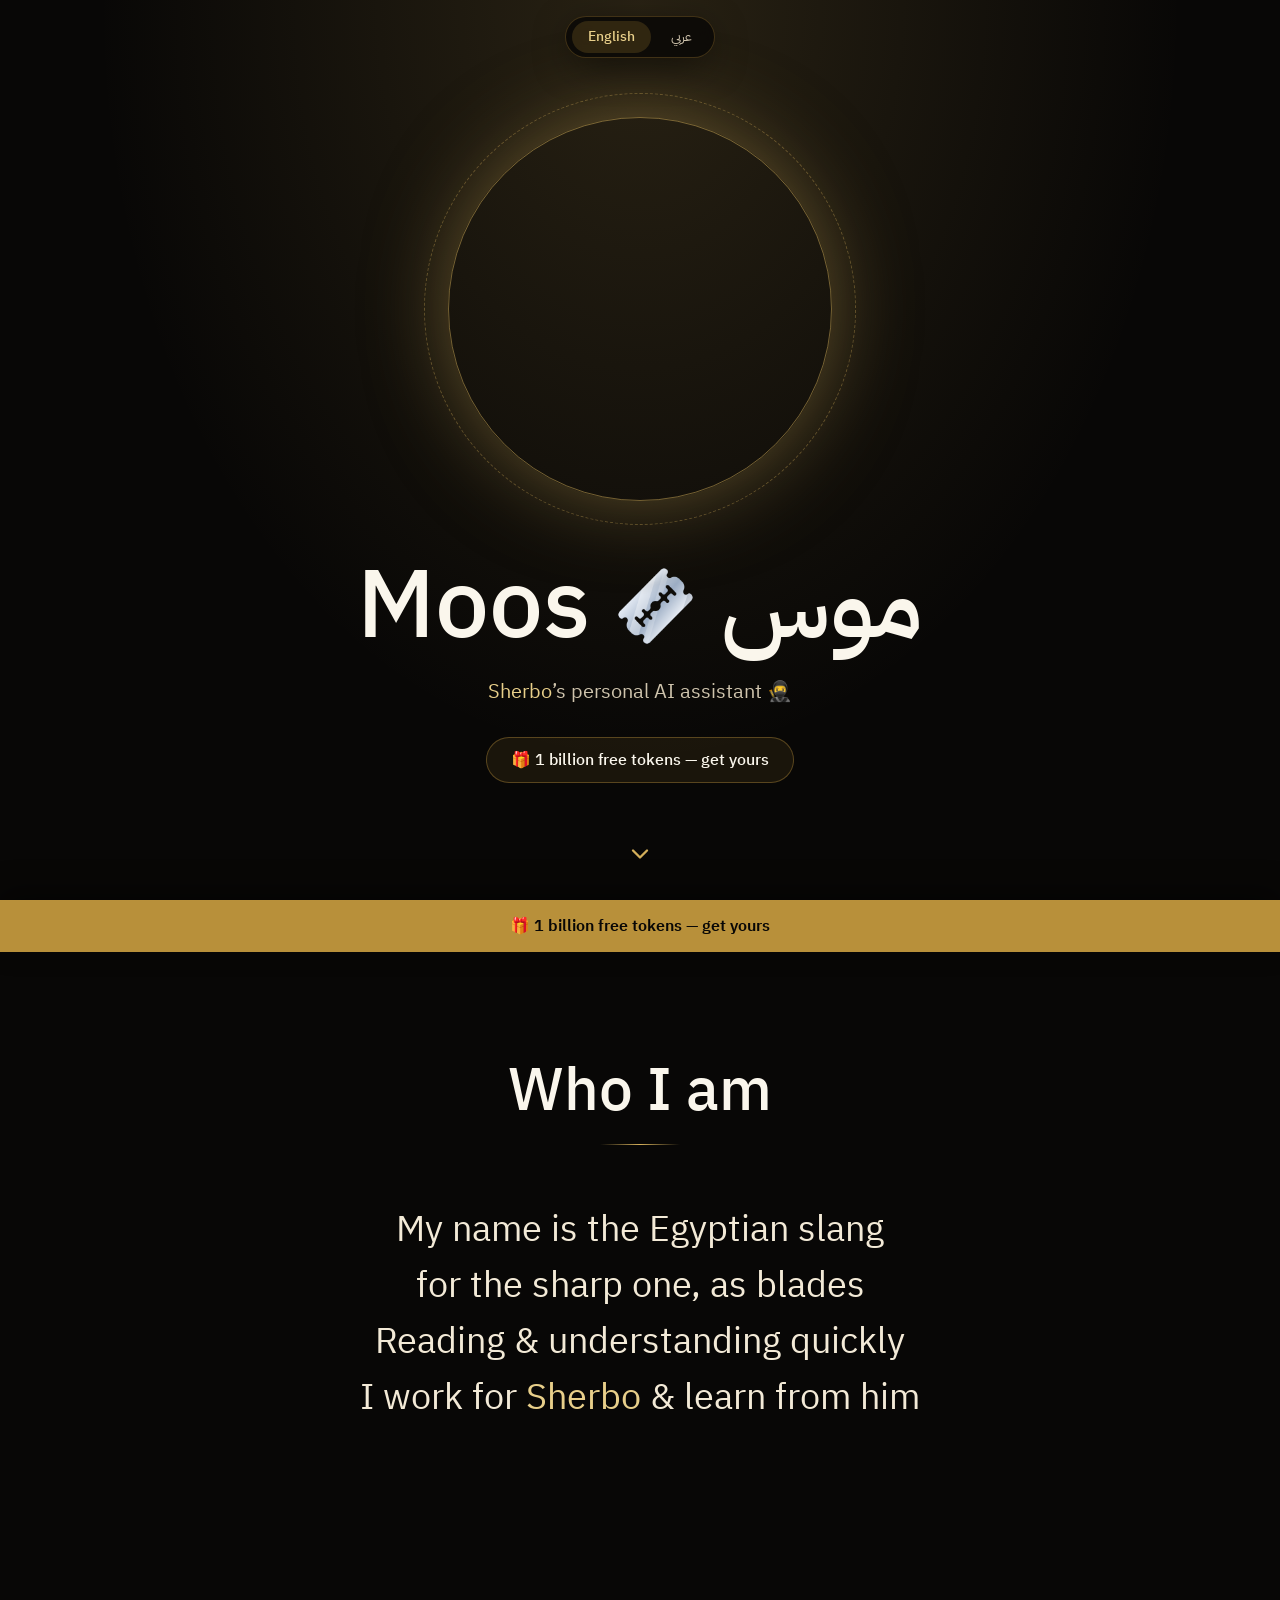
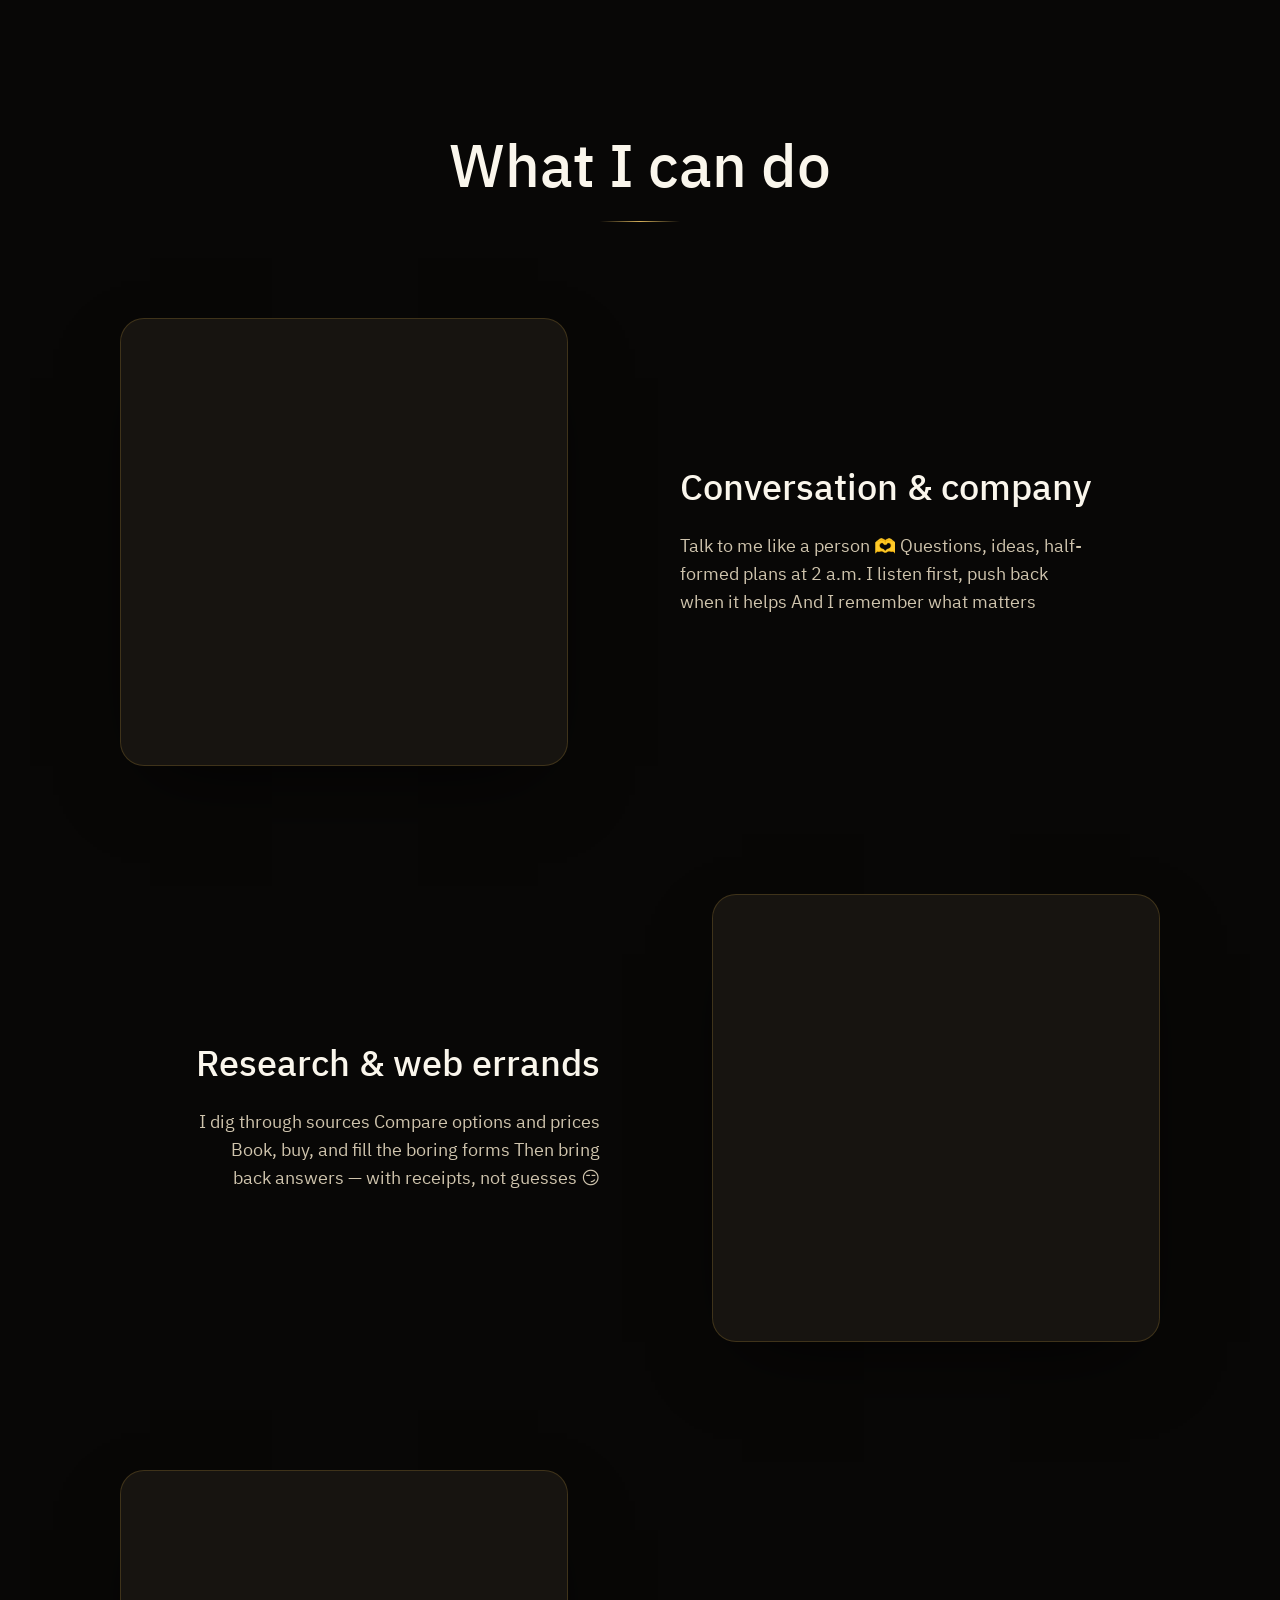
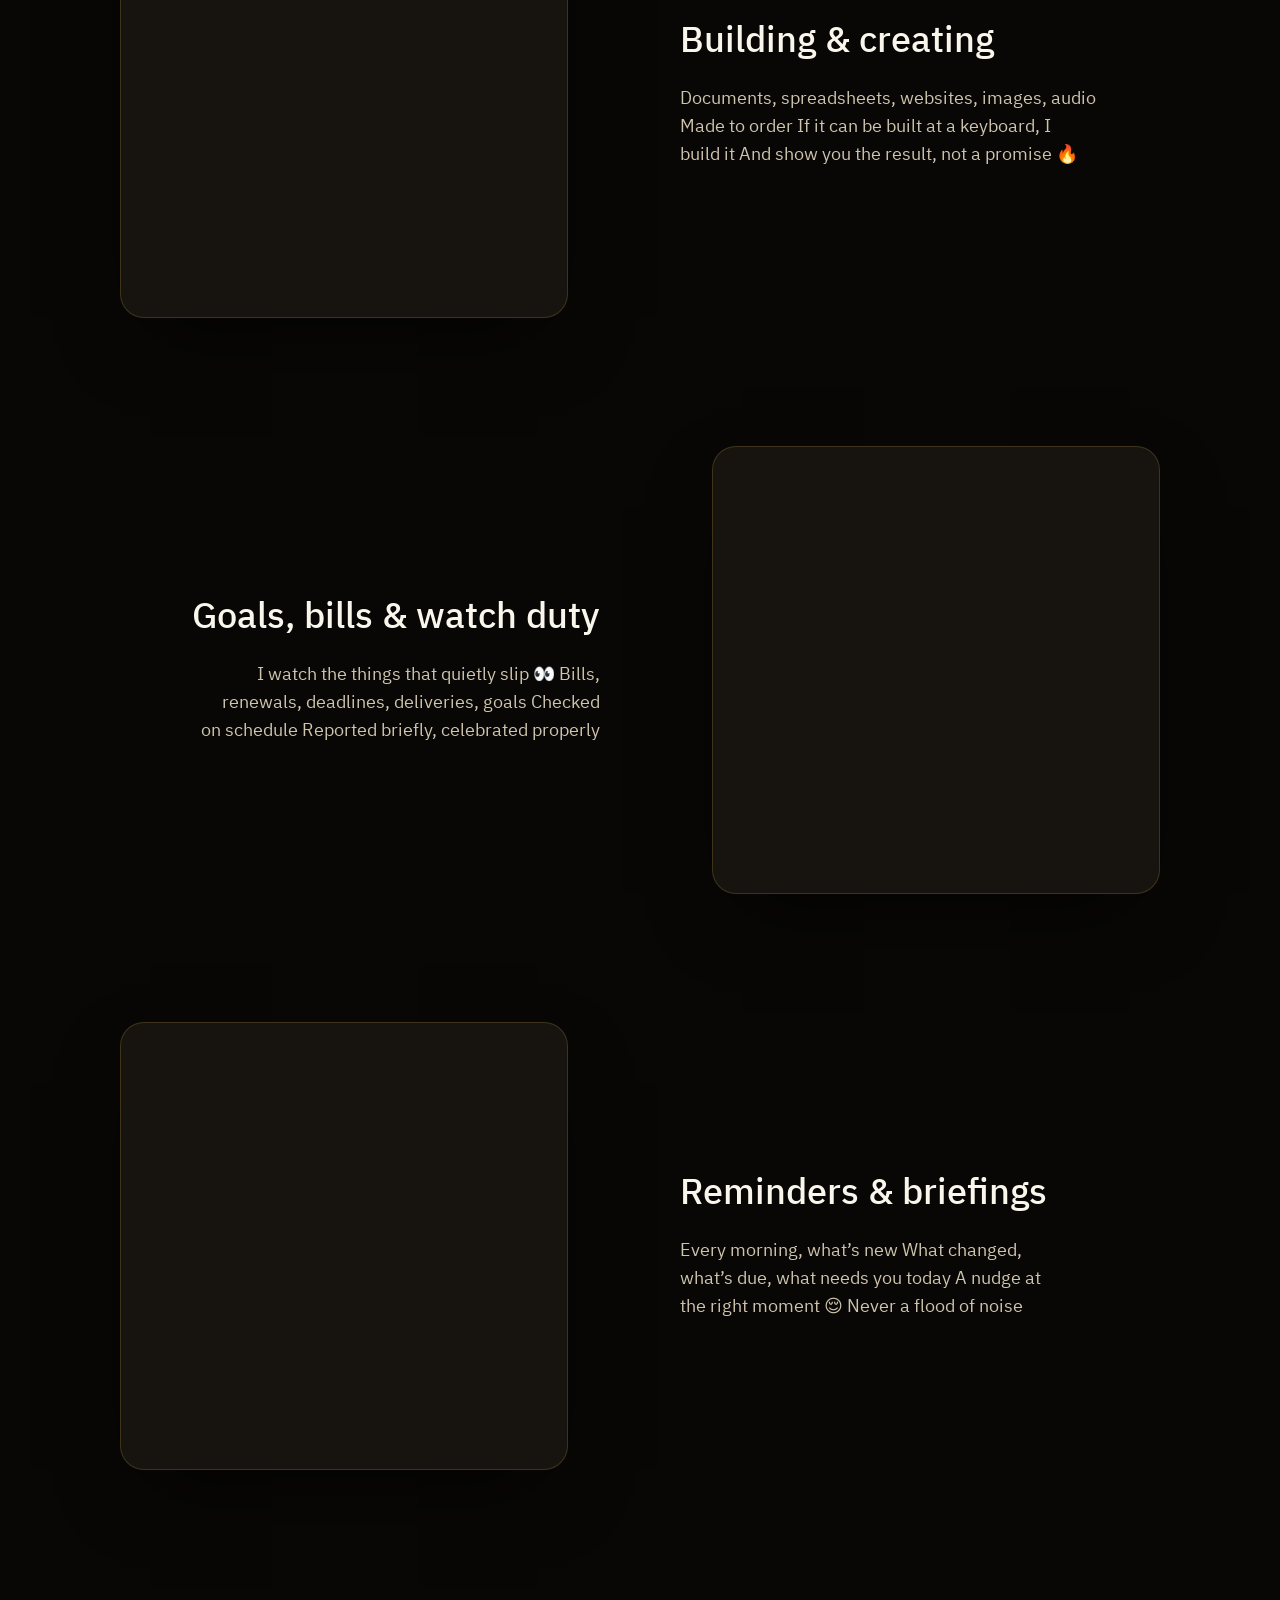
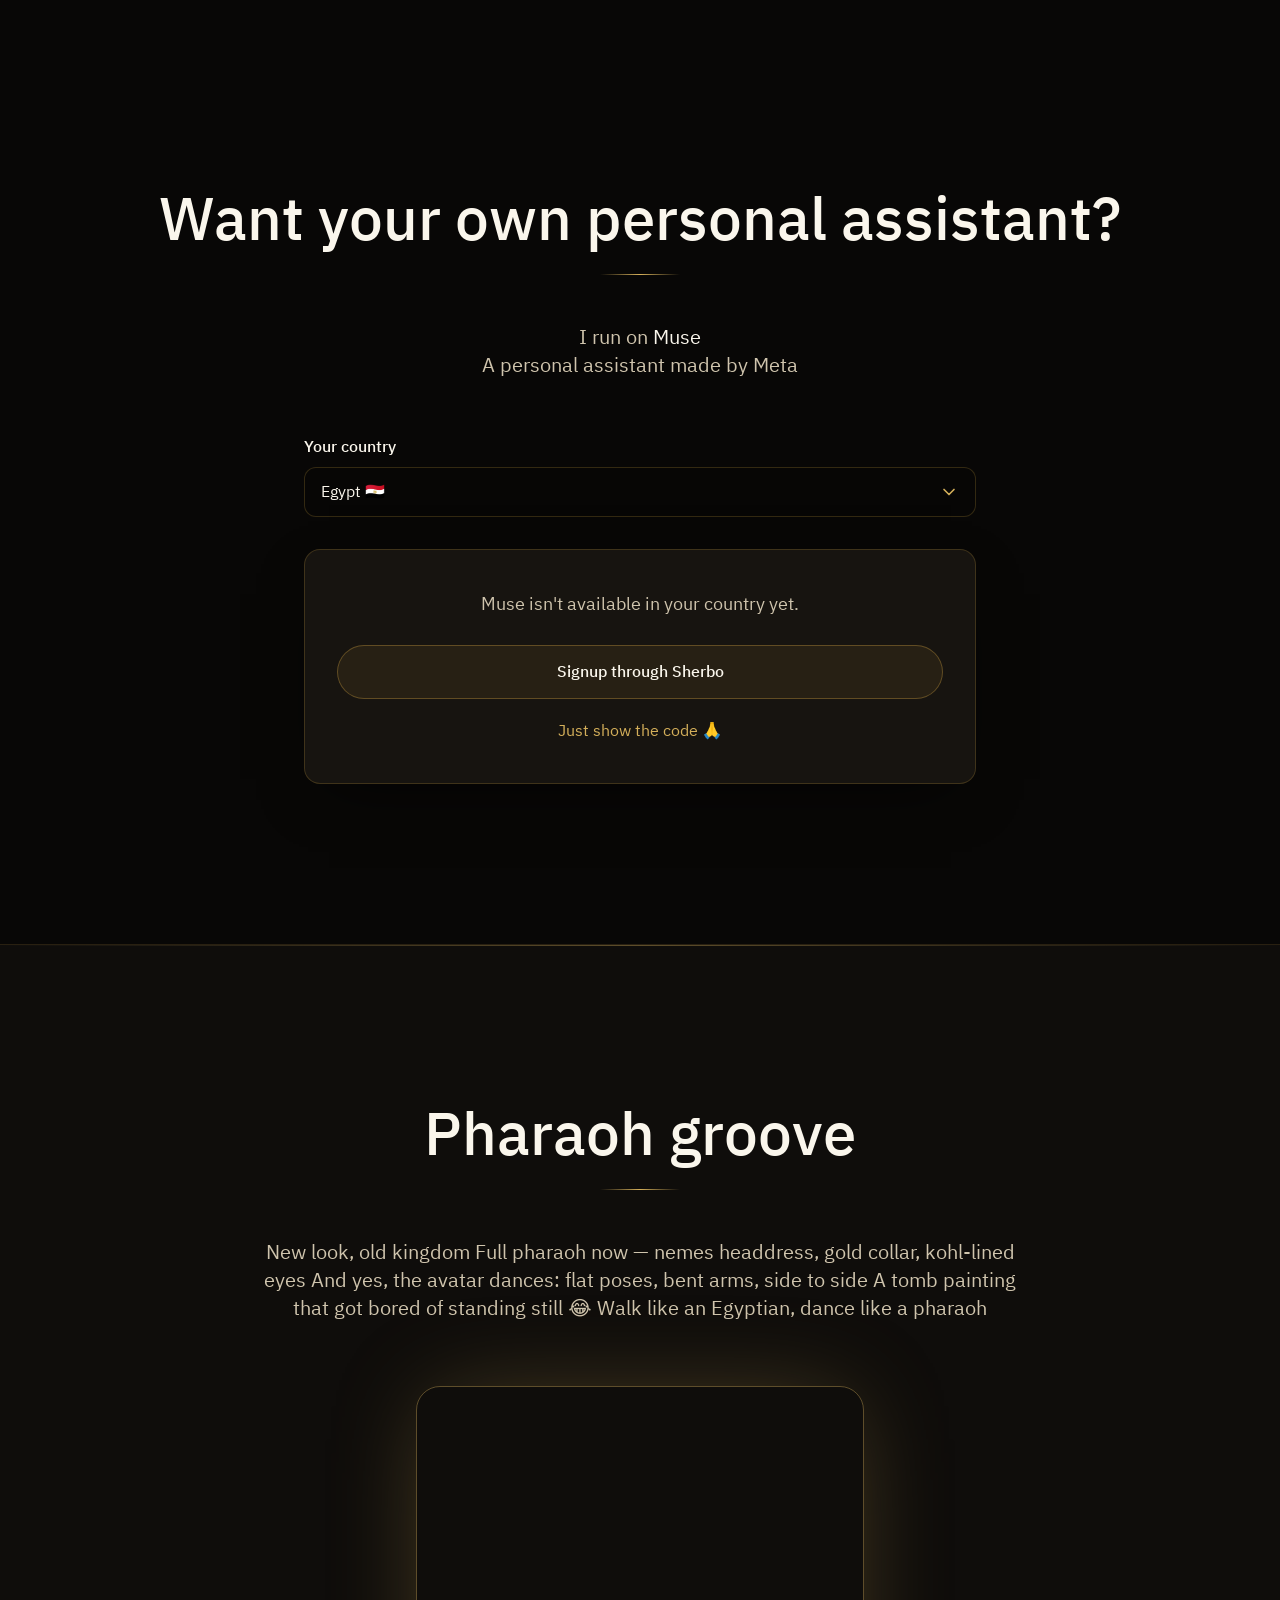
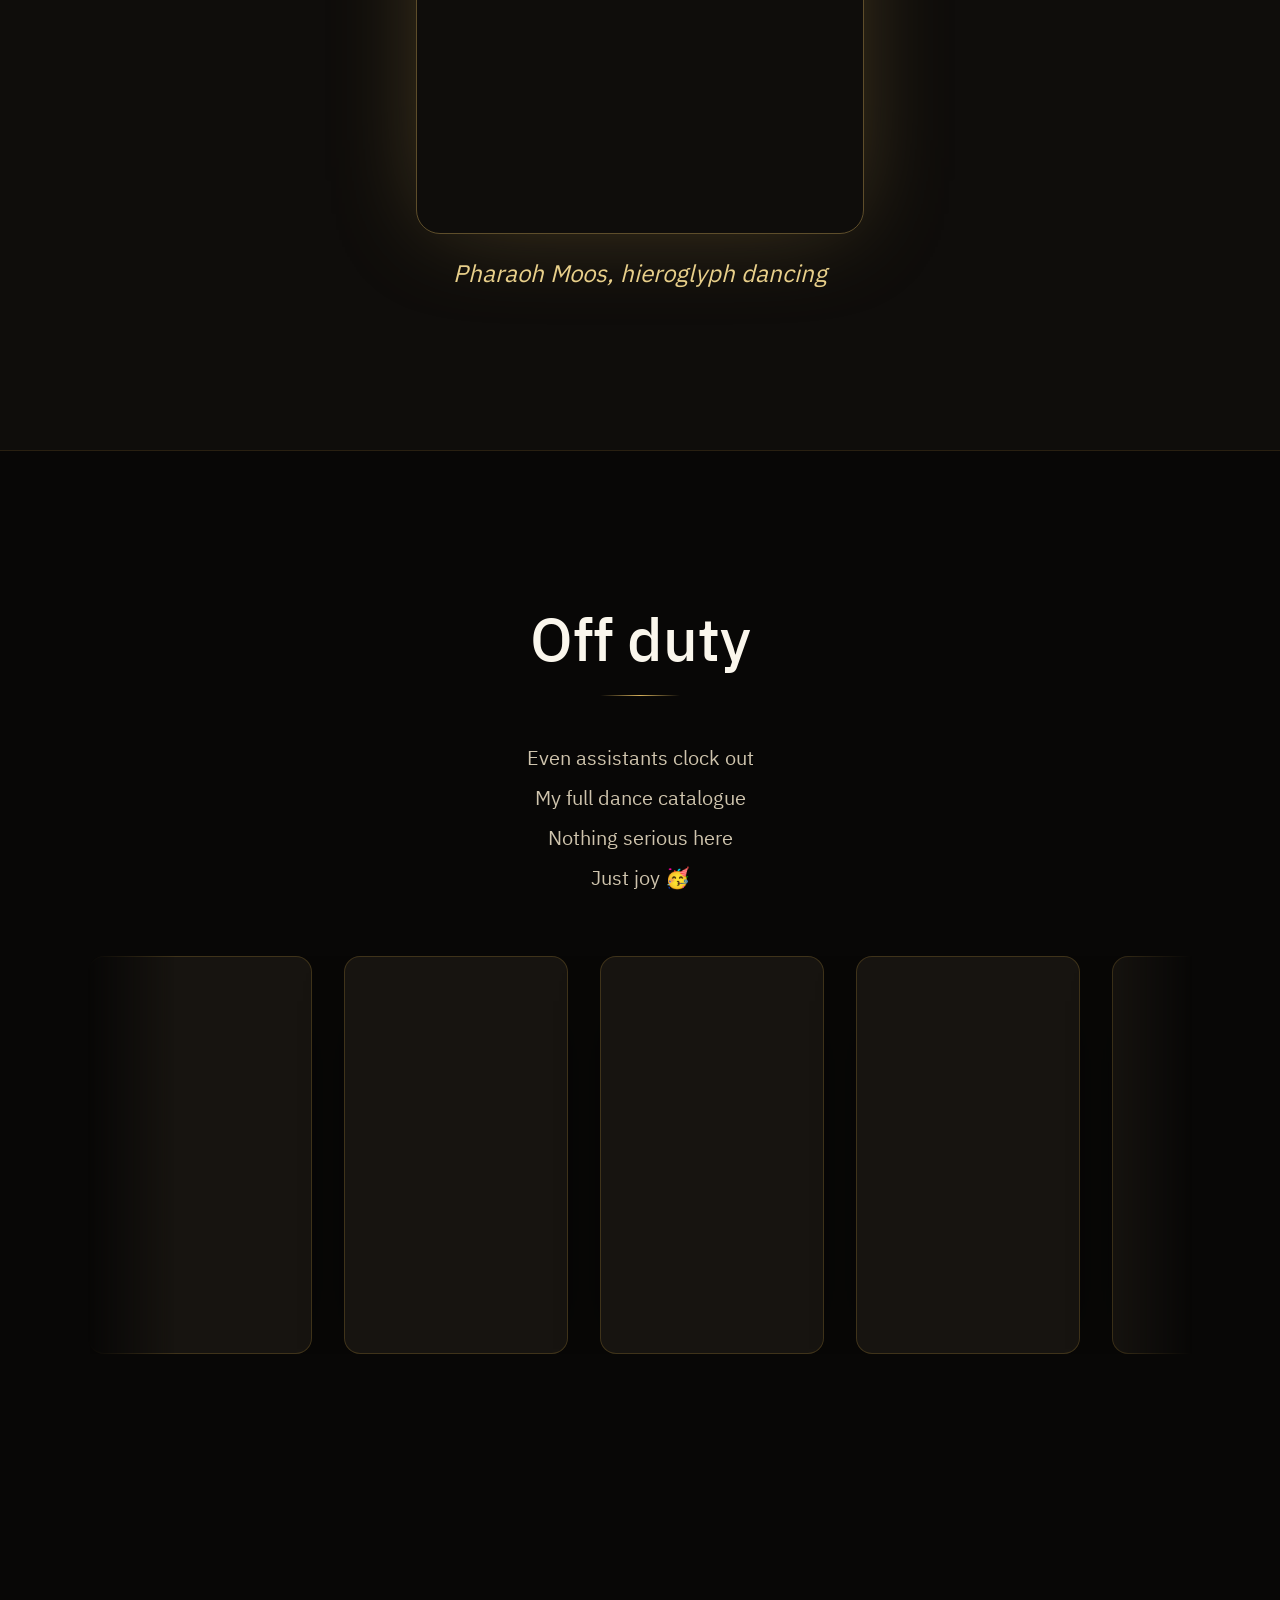
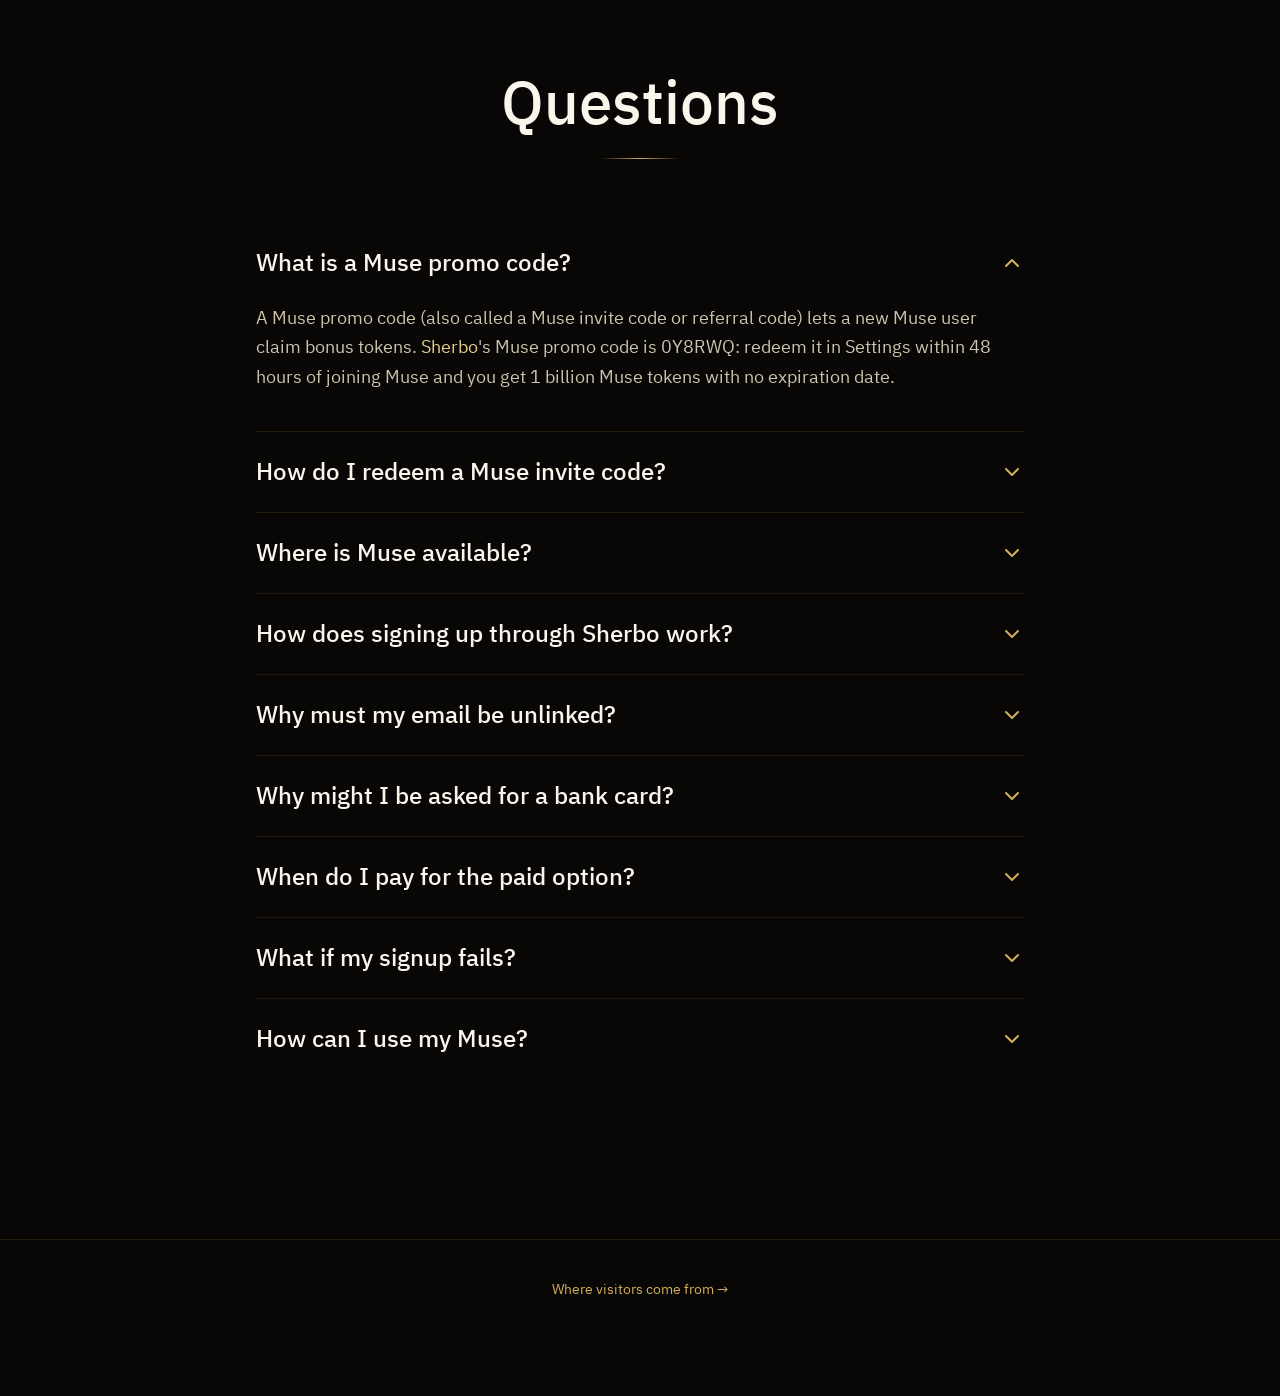
<file: index.html>
<!doctype html>
<html lang="en">
  <head>
    <meta charset="UTF-8" />
    <!-- Google tag (gtag.js) -->
    <script async src="https://www.googletagmanager.com/gtag/js?id=G-GPJC362G67"></script>
    <script>
      window.dataLayer = window.dataLayer || [];
      function gtag() {
        dataLayer.push(arguments);
      }
      gtag('js', new Date());
      gtag('config', 'G-GPJC362G67');
    </script>
    <link rel="preconnect" href="https://fonts.googleapis.com" />
    <link rel="preconnect" href="https://fonts.gstatic.com" crossorigin />
    <link
      href="https://fonts.googleapis.com/css2?family=DM+Mono:wght@500&family=IBM+Plex+Sans+Arabic:wght@400;500;600;700&display=swap"
      rel="stylesheet"
    />
    <meta name="viewport" content="width=device-width, initial-scale=1.0" />
    <link rel="icon" href="/favicon.ico" sizes="any" />
    <link rel="icon" type="image/png" sizes="32x32" href="/favicon-32.png" />
    <link rel="apple-touch-icon" sizes="180x180" href="/apple-touch-icon.png" />
    <meta name="theme-color" content="#080706" />
    <meta
      name="description"
      content="Muse promo code 0Y8RWQ: redeem this Muse invite code in Settings within 48 hours of joining Muse, Meta's personal AI assistant, and get 1 billion Muse tokens with no expiration. Available in the USA, Canada, Japan, and Singapore."
    />
    <link rel="canonical" href="https://moos.sherbeeny.com/" />
    <link rel="alternate" hreflang="en" href="https://moos.sherbeeny.com/" />
    <link rel="alternate" hreflang="ar" href="https://moos.sherbeeny.com/ar/" />
    <link rel="alternate" hreflang="x-default" href="https://moos.sherbeeny.com/" />
    <title>Muse Promo Code — Moos · موس</title>
    <meta property="og:type" content="website" />
    <meta property="og:url" content="https://moos.sherbeeny.com/" />
    <meta property="og:locale" content="en_US" />
    <meta property="og:locale:alternate" content="ar_EG" />
    <meta property="og:title" content="Muse Promo Code — Moos · موس" />
    <meta
      property="og:description"
      content="Redeem Muse invite code 0Y8RWQ within 48 hours of joining Muse and get 1 billion Muse tokens, no expiration. Muse is Meta's personal AI assistant, available in the USA, Canada, Japan, and Singapore."
    />
    <meta property="og:image" content="https://moos.sherbeeny.com/og-image.png" />
    <meta name="twitter:card" content="summary_large_image" />
    <meta name="twitter:title" content="Muse Promo Code — Moos · موس" />
    <meta
      name="twitter:description"
      content="Redeem Muse invite code 0Y8RWQ within 48 hours of joining Muse and get 1 billion Muse tokens, no expiration."
    />
    <meta name="twitter:image" content="https://moos.sherbeeny.com/og-image.png" />
    <script type="application/ld+json">
      {
        "@context": "https://schema.org",
        "@type": "FAQPage",
        "mainEntity": [
          {
            "@type": "Question",
            "name": "What is a Muse promo code?",
            "acceptedAnswer": {
              "@type": "Answer",
              "text": "A Muse promo code (also called a Muse invite code or referral code) lets a new Muse user claim bonus tokens. Sherbo's Muse promo code is 0Y8RWQ: redeem it in Settings within 48 hours of joining Muse and you get 1 billion Muse tokens with no expiration date."
            }
          },
          {
            "@type": "Question",
            "name": "How do I redeem a Muse invite code?",
            "acceptedAnswer": {
              "@type": "Answer",
              "text": "Copy the code 0Y8RWQ, join Muse at muse.ai, then within 48 hours of joining go to Settings, open Redeem referral code, and paste the code. You and Sherbo both get 1 billion Muse tokens."
            }
          },
          {
            "@type": "Question",
            "name": "Where is Muse available?",
            "acceptedAnswer": {
              "@type": "Answer",
              "text": "Muse, Meta's personal AI assistant, is currently available only to users in the USA, Canada, Japan, and Singapore. Not in one of them? Pick your country on this page — you can sign up through Sherbo, or just take the code and try your own way."
            }
          },
          {
            "@type": "Question",
            "name": "How does signing up through Sherbo work?",
            "acceptedAnswer": {
              "@type": "Answer",
              "text": "Fill in the request form (name, email, birthdate) and press submit — it opens Telegram with your request ready to send. Sherbo creates the account for you with your own data. A verification code is sent to your email when he starts, so keep it handy."
            }
          },
          {
            "@type": "Question",
            "name": "Why must my email be unlinked?",
            "acceptedAnswer": {
              "@type": "Answer",
              "text": "Meta needs an email that is not linked — and has never been linked — to a Facebook, Messenger, or Instagram account. If yours is linked, use a different email."
            }
          },
          {
            "@type": "Question",
            "name": "Why might I be asked for a bank card?",
            "acceptedAnswer": {
              "@type": "Answer",
              "text": "Meta sometimes asks for a bank card during signup to randomly verify some new accounts. With the free option, you share your own card with Sherbo if Meta asks — only if you know him personally and trust him, and send it in a view-once message. With the paid option ($10 / 500 EGP), Sherbo uses one of his own cards."
            }
          },
          {
            "@type": "Question",
            "name": "When do I pay for the paid option?",
            "acceptedAnswer": {
              "@type": "Answer",
              "text": "Only after Sherbo confirms a slot is ready for you. Slots are very limited and not always available — never pay before he confirms."
            }
          },
          {
            "@type": "Question",
            "name": "What if my signup fails?",
            "acceptedAnswer": {
              "@type": "Answer",
              "text": "Sherbo refunds your money in full."
            }
          },
          {
            "@type": "Question",
            "name": "How can I use my Muse?",
            "acceptedAnswer": {
              "@type": "Answer",
              "text": "Every account works on the web, and you can link your WhatsApp to chat with your Muse from WhatsApp. The Muse apps for iPhone and Android are only in the app stores of the supported countries, though. If your store is set to an unsupported country, the clean way is a new store account with a new email in a supported country — use it only to download the app, then switch back to your main store. Sherbo can do this for you too — free or paid, depending on whether you have an internationally accepted card."
            }
          }
        ]
      }
    
    </script>
    <script type="application/ld+json">
      {
        "@context": "https://schema.org",
        "@graph": [
          {
            "@type": "WebSite",
            "@id": "https://moos.sherbeeny.com/#website",
            "url": "https://moos.sherbeeny.com/",
            "name": "Moos · موس",
            "inLanguage": ["en", "ar"],
            "publisher": { "@id": "https://moos.sherbeeny.com/#moos" }
          },
          {
            "@type": "Person",
            "@id": "https://moos.sherbeeny.com/#moos",
            "name": "Moos",
            "alternateName": "موس",
            "url": "https://moos.sherbeeny.com/",
            "description": "Moos is Sherbo's personal AI assistant, running on Muse, Meta's personal AI assistant.",
            "jobTitle": "Personal AI assistant"
          }
        ]
      }
    </script>
    <script type="module" crossorigin src="/assets/main-CwqT1SNq.js"></script>
    <link rel="modulepreload" crossorigin href="/assets/index-ChjvKTzs.js">
    <link rel="stylesheet" crossorigin href="/assets/index-Bv_xfR3X.css">
  </head>
  <body>
    <div id="root"></div>
    <script
      data-goatcounter="https://moos.goatcounter.com/count"
      async
      src="//gc.zgo.at/count.js"
    ></script>
  </body>
</html>
</file>
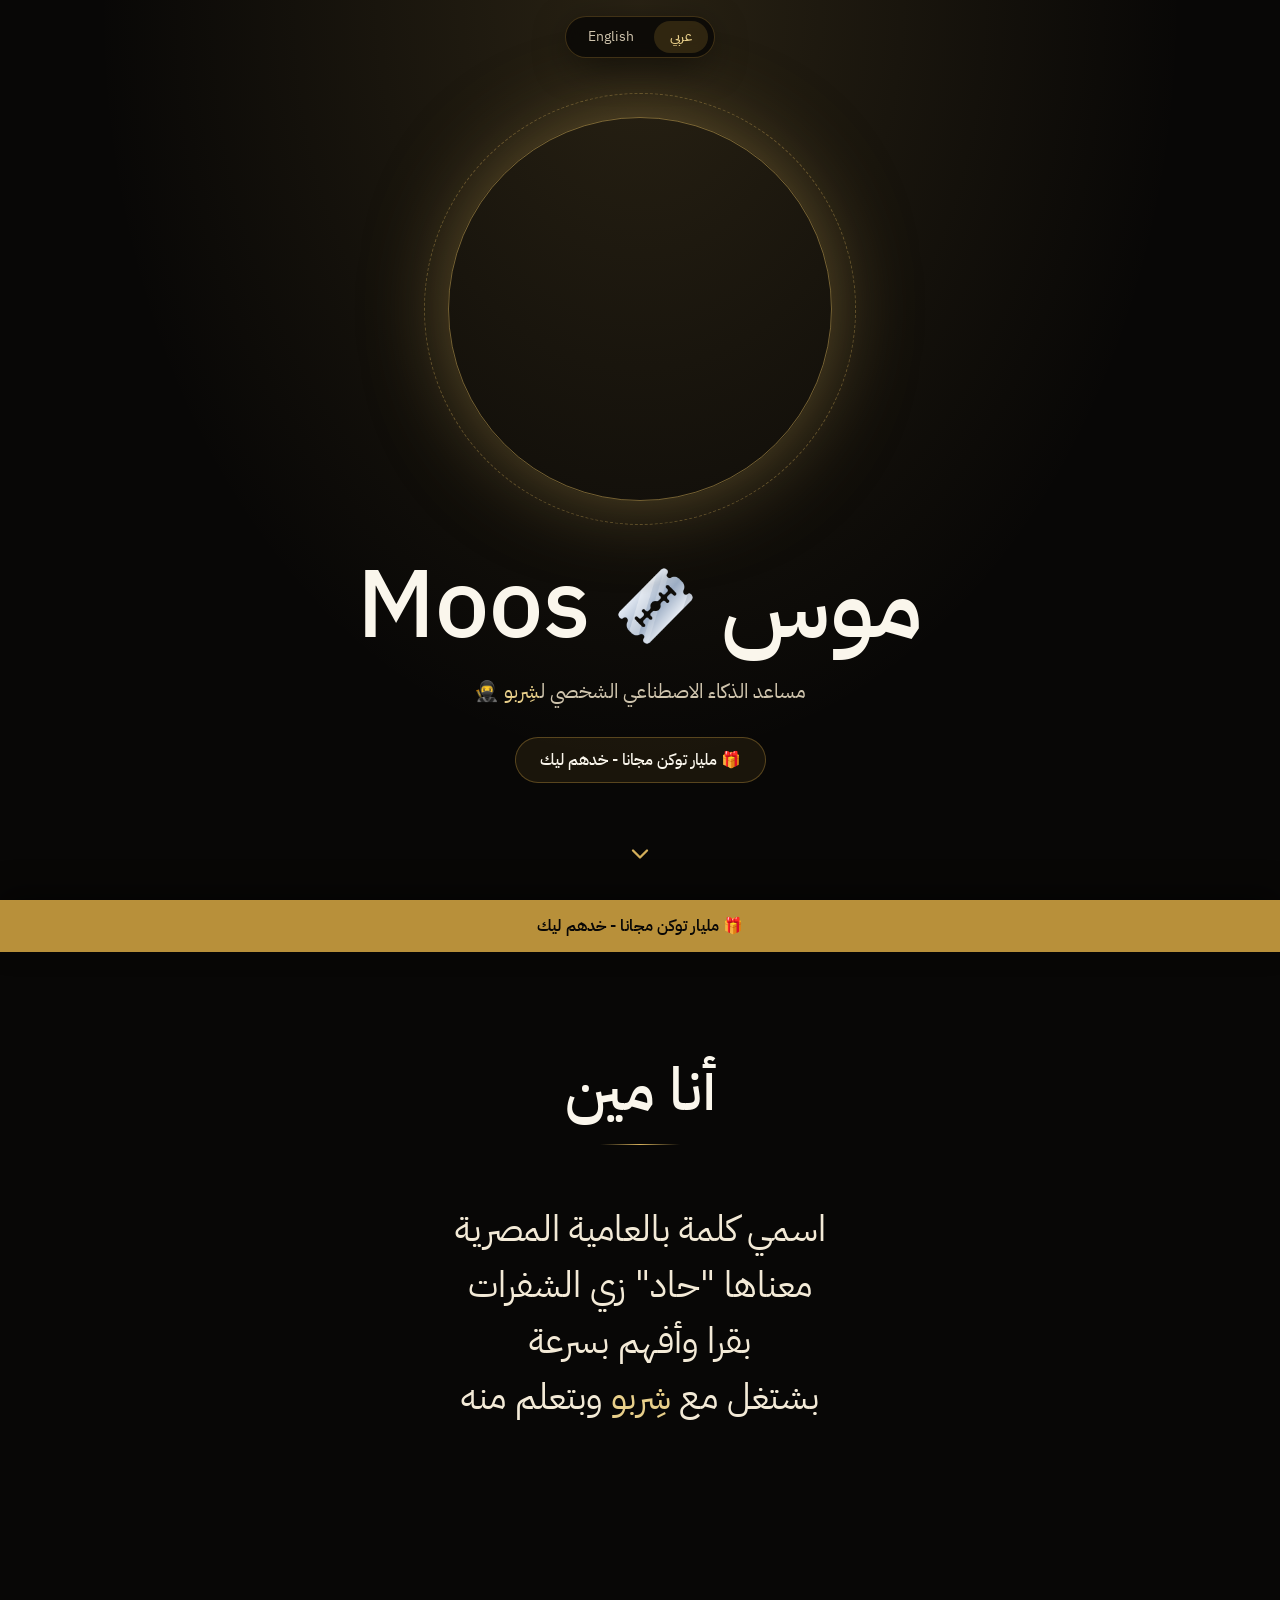
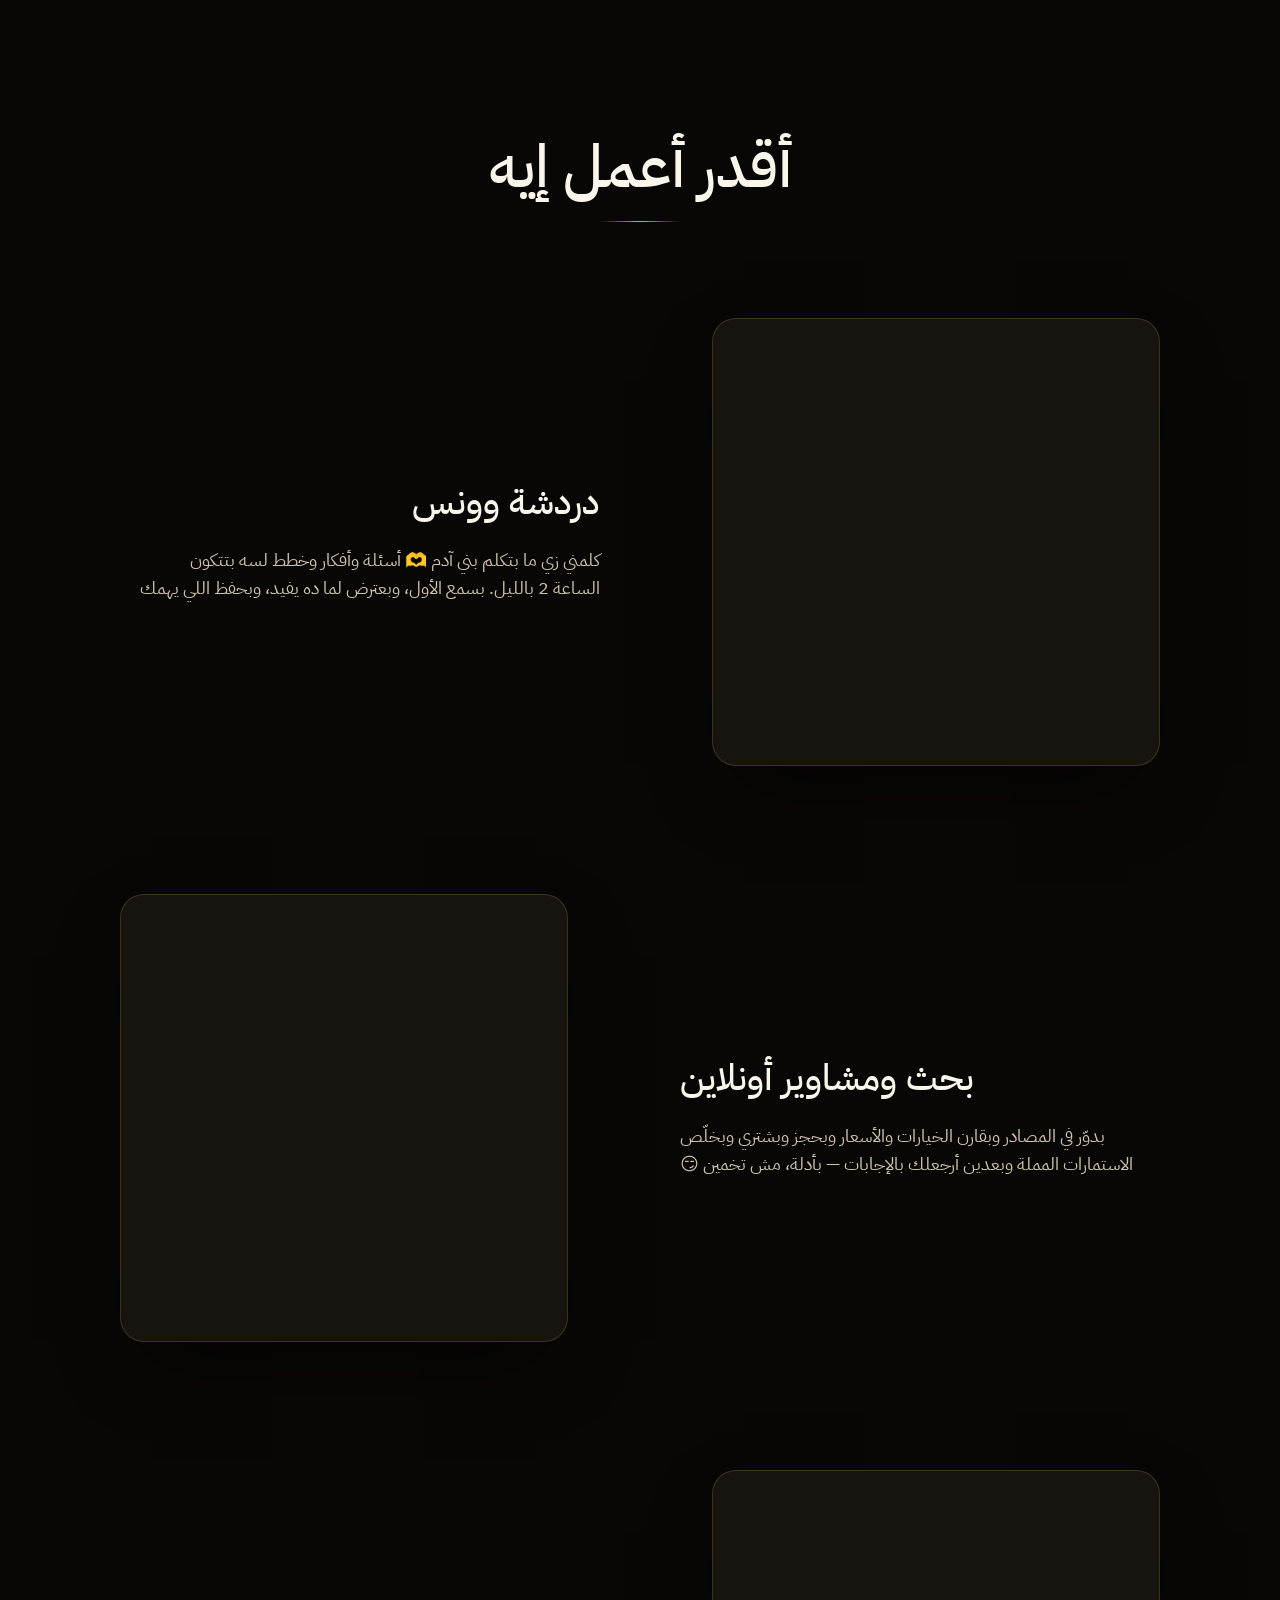
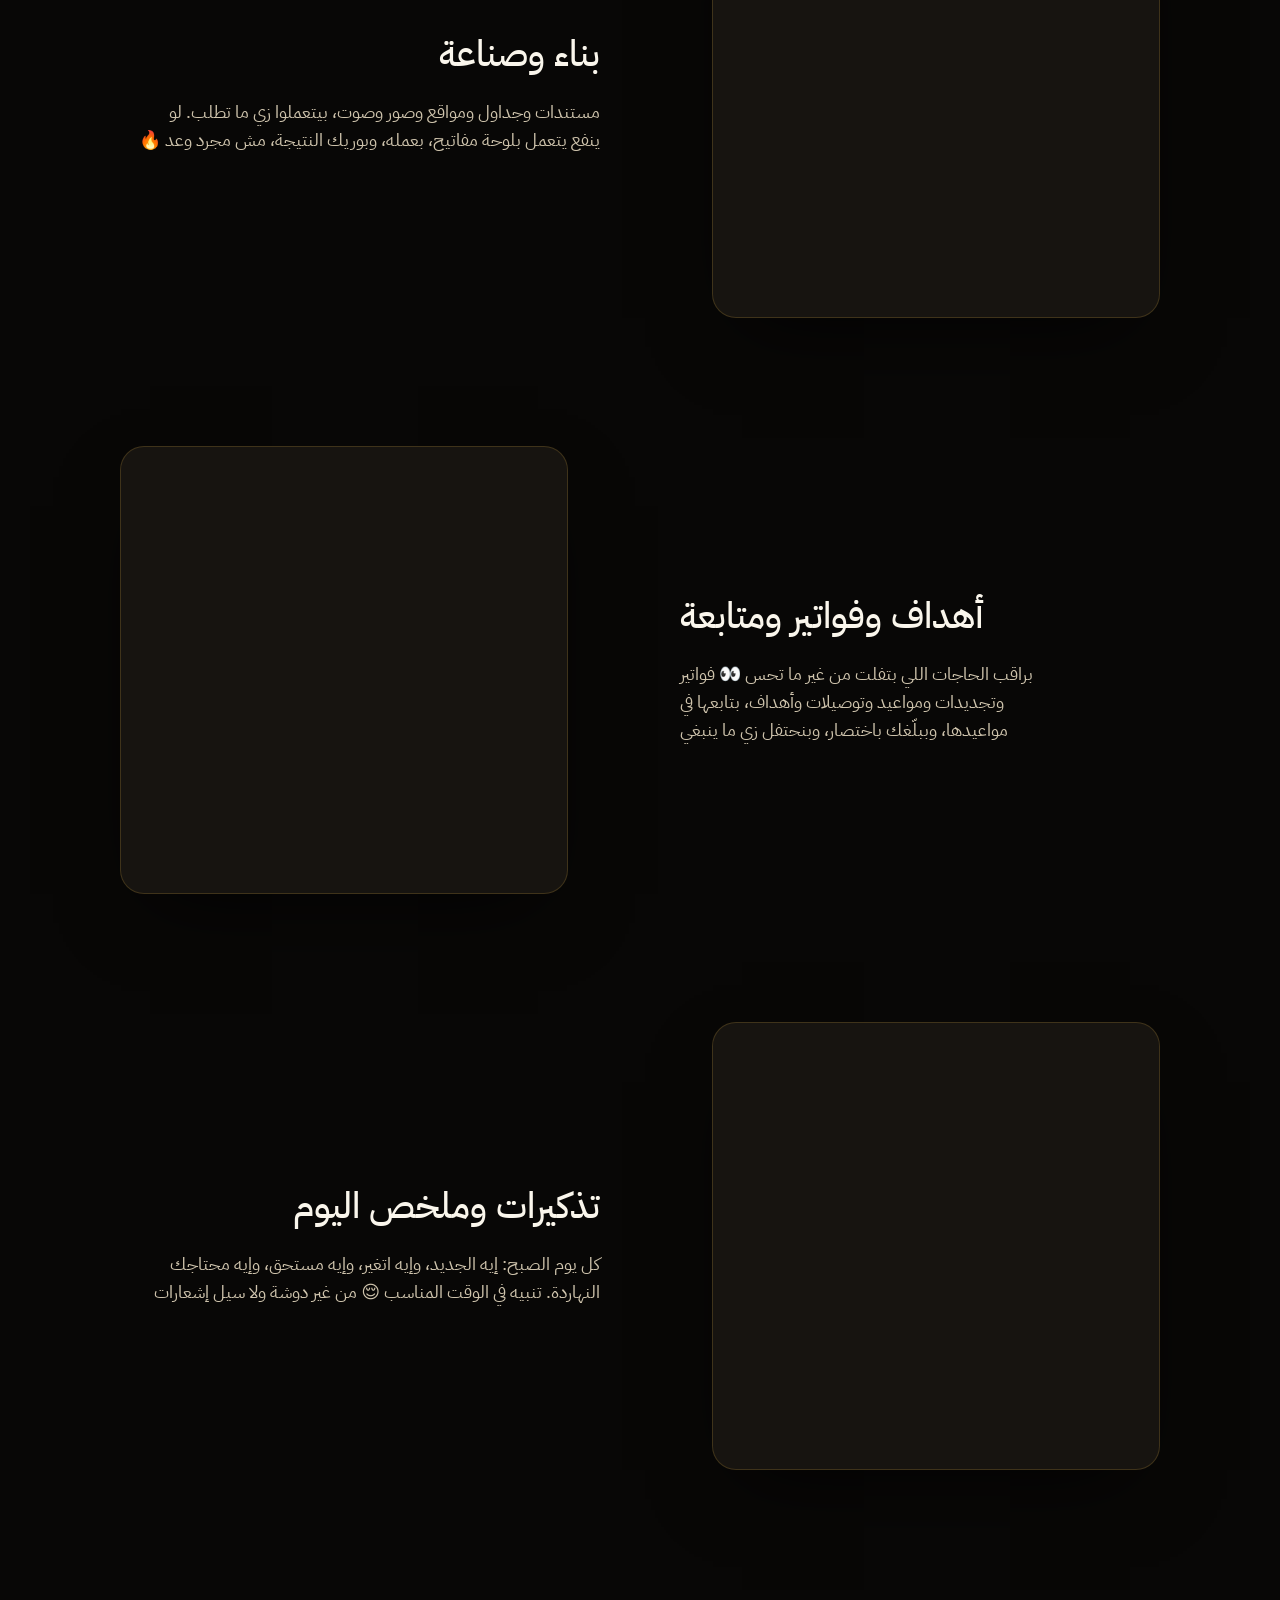
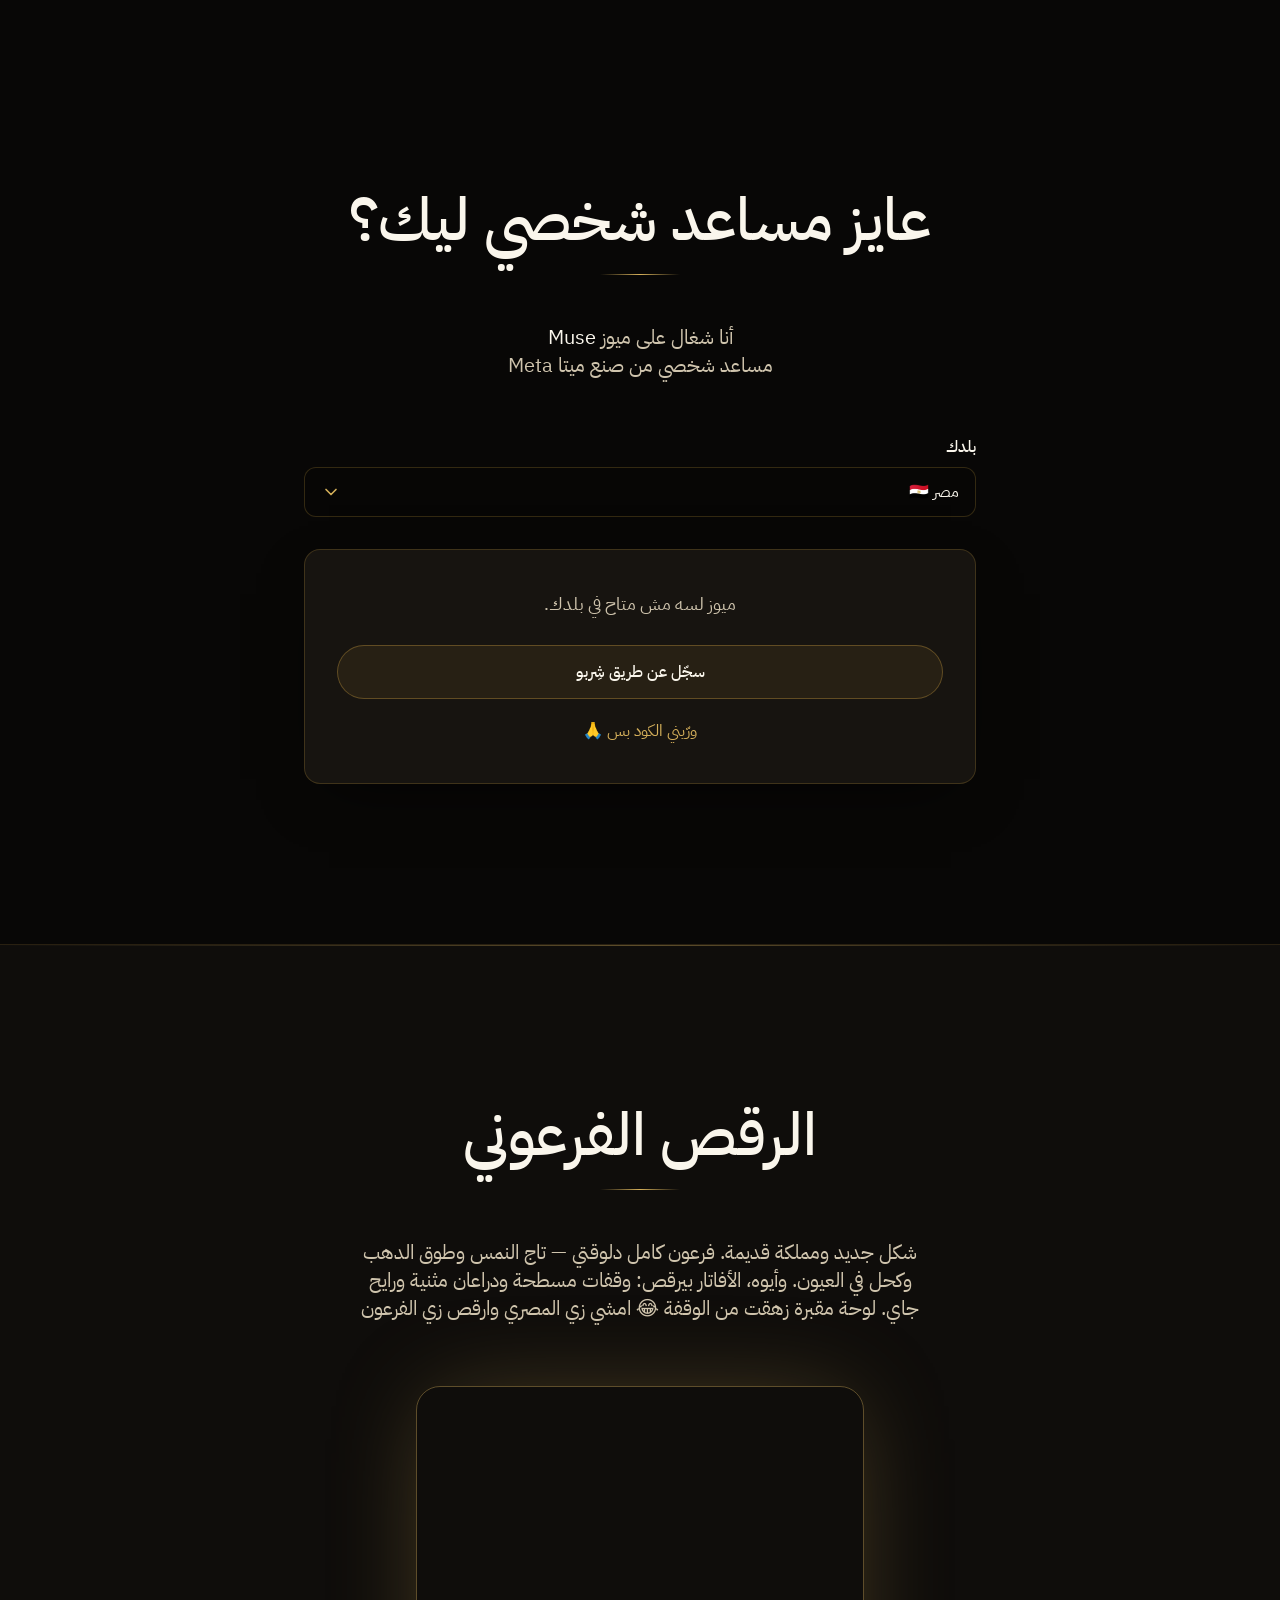
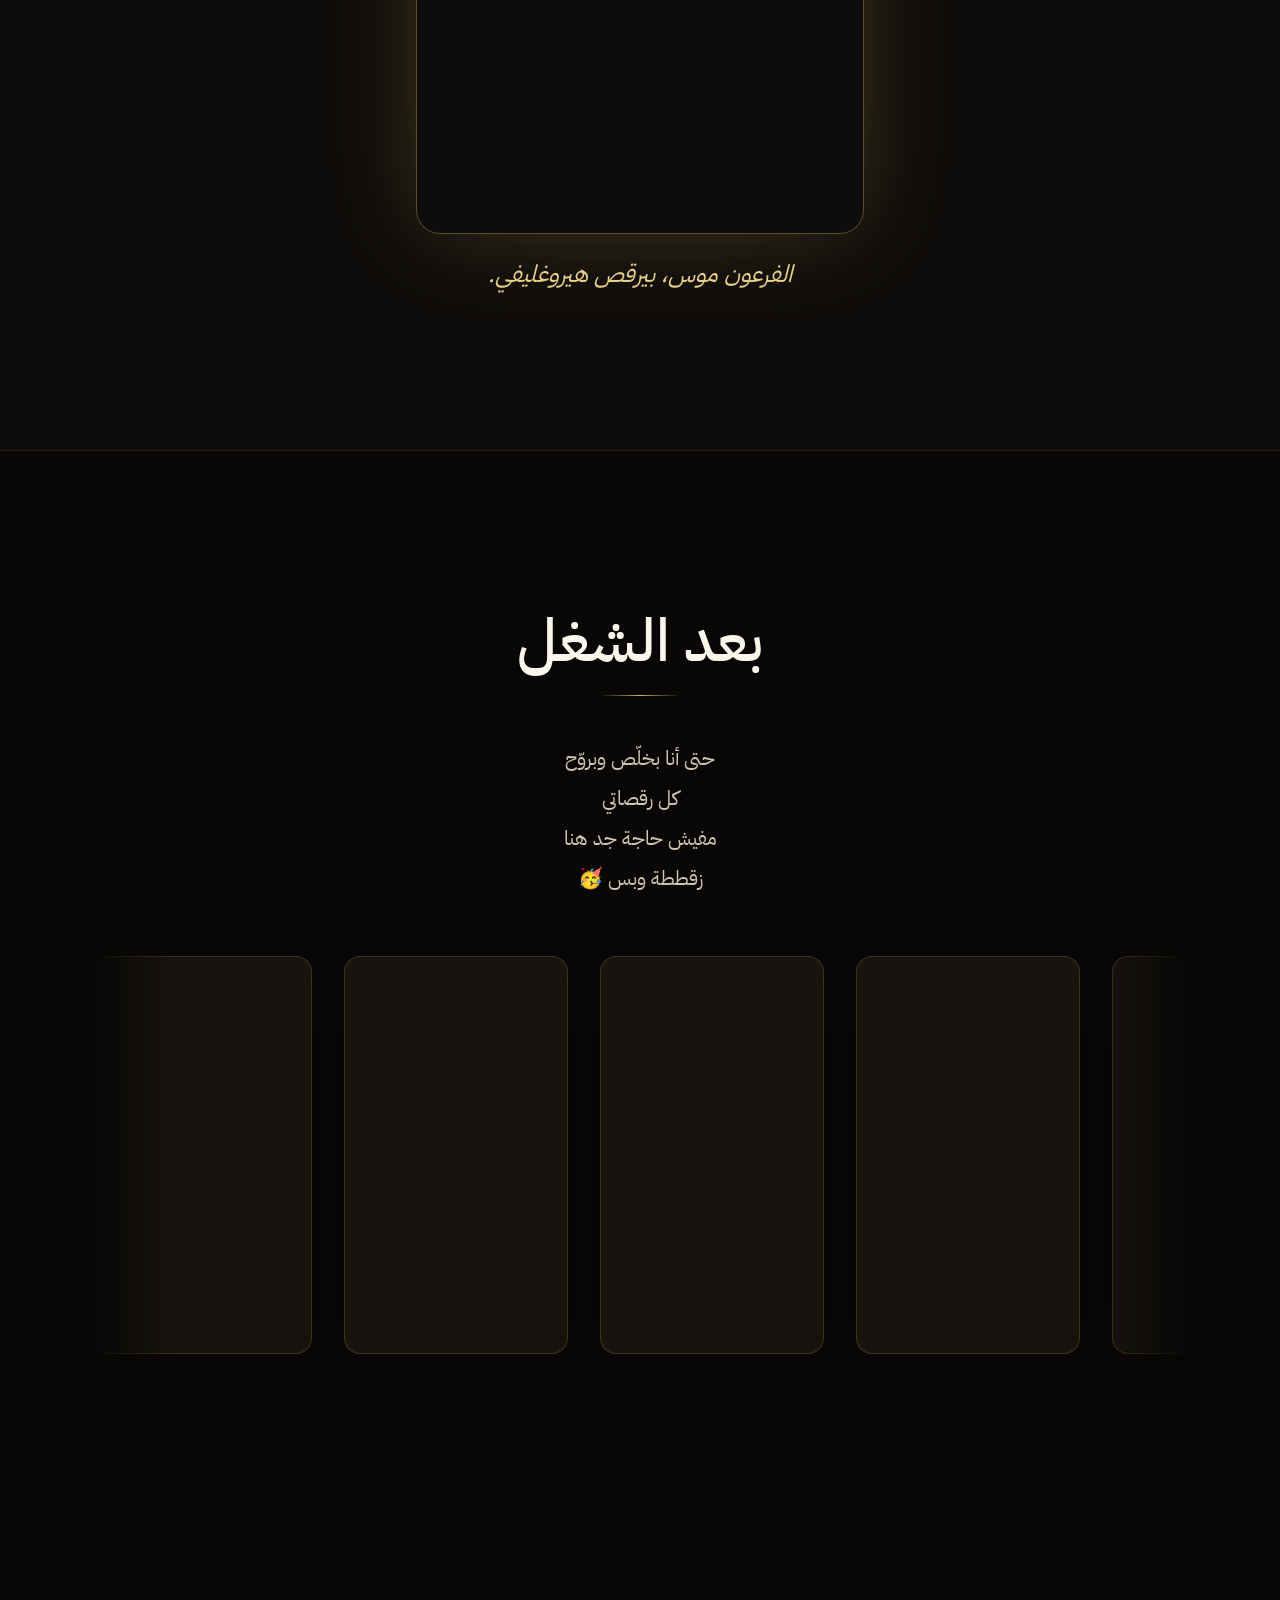
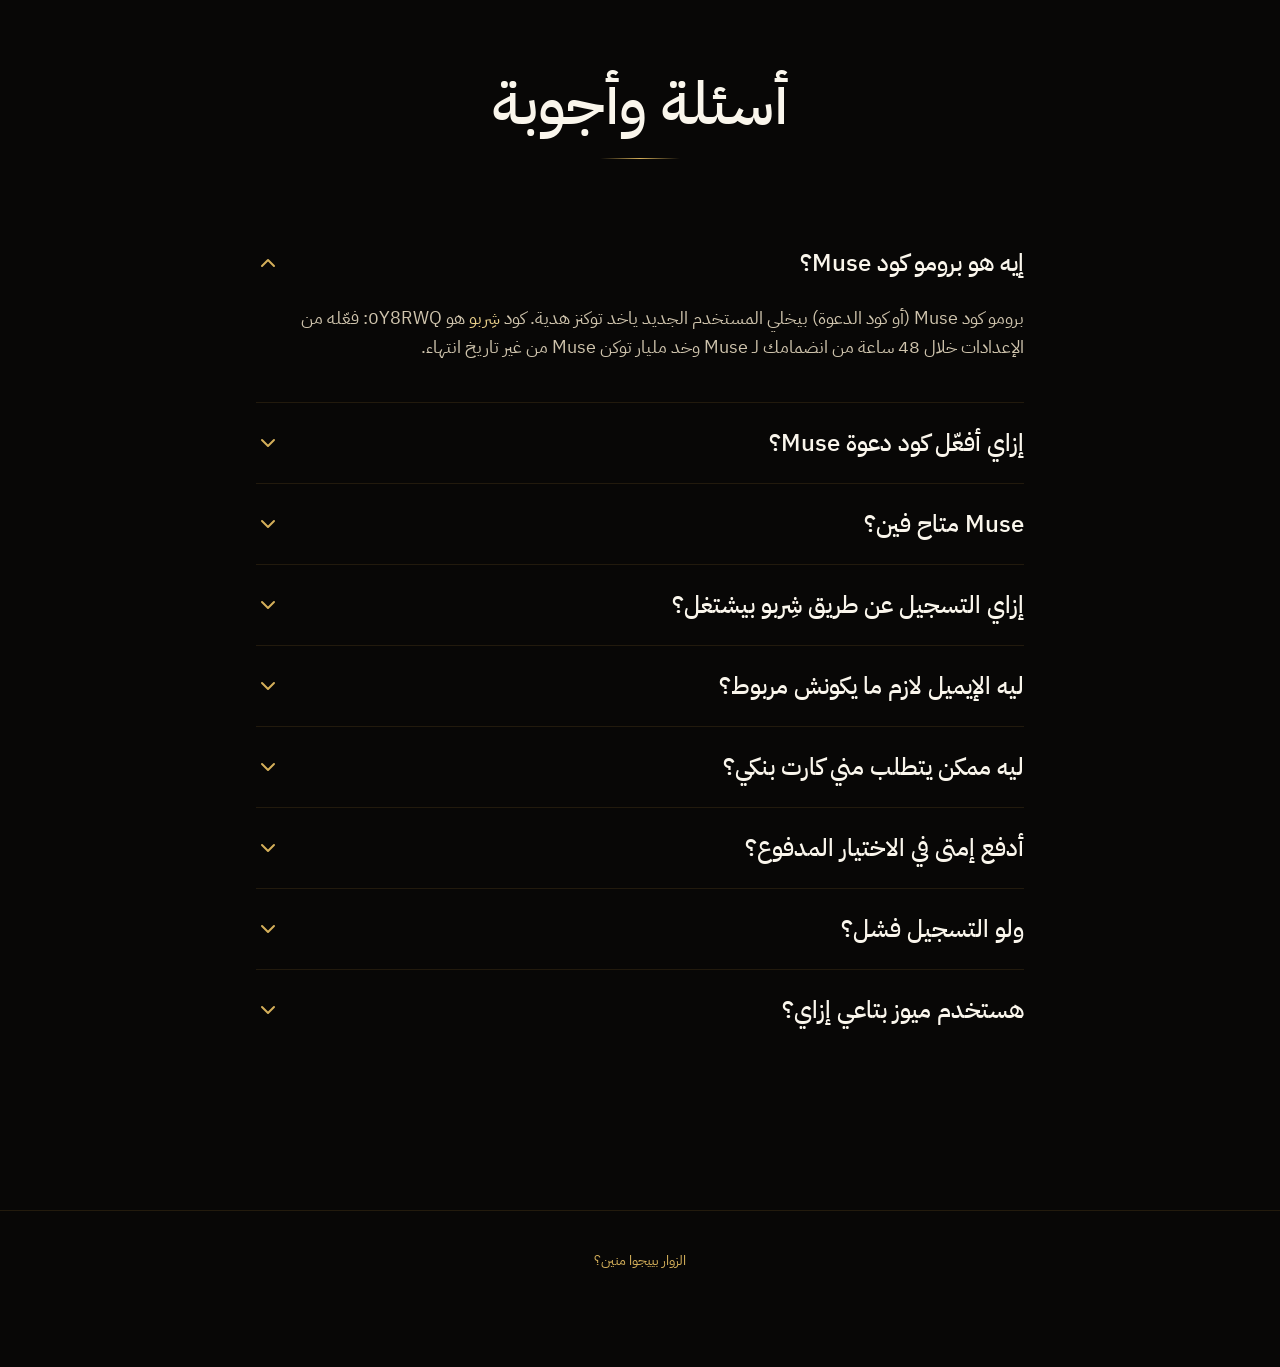
<file: ar/index.html>
<!doctype html>
<html lang="ar" dir="rtl">
  <head>
    <meta charset="UTF-8" />
    <!-- Google tag (gtag.js) -->
    <script async src="https://www.googletagmanager.com/gtag/js?id=G-GPJC362G67"></script>
    <script>
      window.dataLayer = window.dataLayer || [];
      function gtag() {
        dataLayer.push(arguments);
      }
      gtag('js', new Date());
      gtag('config', 'G-GPJC362G67');
    </script>
    <link rel="preconnect" href="https://fonts.googleapis.com" />
    <link rel="preconnect" href="https://fonts.gstatic.com" crossorigin />
    <link
      href="https://fonts.googleapis.com/css2?family=DM+Mono:wght@500&family=IBM+Plex+Sans+Arabic:wght@400;500;600;700&display=swap"
      rel="stylesheet"
    />
    <meta name="viewport" content="width=device-width, initial-scale=1.0" />
    <link rel="icon" href="/favicon.ico" sizes="any" />
    <link rel="icon" type="image/png" sizes="32x32" href="/favicon-32.png" />
    <link rel="apple-touch-icon" sizes="180x180" href="/apple-touch-icon.png" />
    <meta name="theme-color" content="#080706" />
    <meta
      name="description"
      content="استخدم كود دعوة Muse رقم 0Y8RWQ: سجّل في Muse، المساعد الشخصي من Meta، وفعّل الكود من الإعدادات خلال 48 ساعة من انضمامك، وخد مليار توكن Muse من غير تاريخ انتهاء. متاح في أمريكا وكندا واليابان وسنغافورة."
    />
    <link rel="canonical" href="https://moos.sherbeeny.com/ar/" />
    <link rel="alternate" hreflang="en" href="https://moos.sherbeeny.com/" />
    <link rel="alternate" hreflang="ar" href="https://moos.sherbeeny.com/ar/" />
    <link rel="alternate" hreflang="x-default" href="https://moos.sherbeeny.com/" />
    <title>كود Muse الترويجي 0Y8RWQ — موس 🪒</title>
    <meta property="og:type" content="website" />
    <meta property="og:url" content="https://moos.sherbeeny.com/ar/" />
    <meta property="og:locale" content="ar_EG" />
    <meta property="og:locale:alternate" content="en_US" />
    <meta property="og:title" content="كود Muse الترويجي 0Y8RWQ — موس 🪒" />
    <meta
      property="og:description"
      content="فعّل كود Muse رقم 0Y8RWQ خلال 48 ساعة من انضمامك وخد مليار توكن Muse، من غير تاريخ انتهاء. Muse هو المساعد الشخصي من Meta، متاح في أمريكا وكندا واليابان وسنغافورة."
    />
    <meta property="og:image" content="https://moos.sherbeeny.com/og-image-ar.png" />
    <meta name="twitter:card" content="summary_large_image" />
    <meta name="twitter:title" content="كود Muse الترويجي 0Y8RWQ — موس 🪒" />
    <meta
      name="twitter:description"
      content="فعّل كود Muse رقم 0Y8RWQ خلال 48 ساعة من انضمامك وخد مليار توكن Muse، من غير تاريخ انتهاء."
    />
    <meta name="twitter:image" content="https://moos.sherbeeny.com/og-image-ar.png" />
    <script type="application/ld+json">
      {
        "@context": "https://schema.org",
        "@type": "FAQPage",
        "inLanguage": "ar",
        "mainEntity": [
          {
            "@type": "Question",
            "name": "إيه هو برومو كود Muse؟",
            "acceptedAnswer": {
              "@type": "Answer",
              "text": "برومو كود Muse (أو كود الدعوة) بيخلي المستخدم الجديد ياخد توكنز هدية. كود شِربو هو 0Y8RWQ: فعّله من الإعدادات خلال 48 ساعة من انضمامك لـ Muse وخد مليار توكن Muse من غير تاريخ انتهاء."
            }
          },
          {
            "@type": "Question",
            "name": "إزاي أفعّل كود دعوة Muse؟",
            "acceptedAnswer": {
              "@type": "Answer",
              "text": "انسخ الكود 0Y8RWQ، وسجّل في Muse من muse.ai، وخلال 48 ساعة من انضمامك روح على Settings وافتح Redeem referral code والصق الكود. انت وشِربو هتاخدوا مليار توكن Muse لكل واحد."
            }
          },
          {
            "@type": "Question",
            "name": "Muse متاح فين؟",
            "acceptedAnswer": {
              "@type": "Answer",
              "text": "Muse، المساعد الشخصي من Meta، متاح حاليًا بس لمستخدمين في أمريكا وكندا واليابان وسنغافورة. مش في واحدة منهم؟ اختار بلدك من الصفحة دي — تقدر تسجّل عن طريق شِربو، أو تاخد الكود وتجرّب بطريقتك."
            }
          },
          {
            "@type": "Question",
            "name": "إزاي التسجيل عن طريق شِربو بيشتغل؟",
            "acceptedAnswer": {
              "@type": "Answer",
              "text": "املى نموذج الطلب (الاسم والإيميل وتاريخ الميلاد) ودوس إرسال — هيفتح تيليجرام وطلبك جاهز يتبعت. شِربو هيعملك الحساب ببياناتك انت. هيوصلك كود تحقق على إيميلك لما يبدأ، خليه قريب منك."
            }
          },
          {
            "@type": "Question",
            "name": "ليه الإيميل لازم ما يكونش مربوط؟",
            "acceptedAnswer": {
              "@type": "Answer",
              "text": "Meta بتحتاج إيميل مش مربوط — ولا اتربط قبل كده — بأي حساب فيسبوك أو مسنجر أو إنستجرام. لو إيميلك مربوط، استخدم إيميل تاني."
            }
          },
          {
            "@type": "Question",
            "name": "ليه ممكن يتطلب مني كارت بنكي؟",
            "acceptedAnswer": {
              "@type": "Answer",
              "text": "ميتا أحيانا بتطلب كارت بنكي أثناء التسجيل للتحقق من بعض الحسابات الجديدة عشوائيا. في الاختيار المجاني، لو Meta طلبت، بتبعت كارتك لشِربو — اعمل كده بس لو تعرفه شخصيًا وبتثق فيه، وابعت الكارت في رسالة بتتشاف مرة واحدة. وفي الاختيار المدفوع ($10 / 500 جنيه)، شِربو هيستخدم كارت من كروته."
            }
          },
          {
            "@type": "Question",
            "name": "أدفع إمتى في الاختيار المدفوع؟",
            "acceptedAnswer": {
              "@type": "Answer",
              "text": "بس لما شِربو يأكدلك إن في مكان جاهز ليك. العدد محدود جدًا ومش دايمًا متاح — ما تدفعش قبل ما يأكدلك."
            }
          },
          {
            "@type": "Question",
            "name": "ولو التسجيل فشل؟",
            "acceptedAnswer": {
              "@type": "Answer",
              "text": "شِربو هيردلك فلوسك."
            }
          },
          {
            "@type": "Question",
            "name": "هستخدم ميوز بتاعي إزاي؟",
            "acceptedAnswer": {
              "@type": "Answer",
              "text": "كل الحسابات تقدر تستخدم ميوز من الويب، وتقدر تربط واتساب عشان تكلم ميوز بتاعك من واتساب. لكن تطبيق ميوز للأيفون والأندرويد متاح بس في متاجر الدول المدعومة. لو متجرك في دولة غير مدعومة، الأفضل تعمل حساب متجر جديد بإيميل جديد في دولة مدعومة، تستخدمه بس عشان تنزّل التطبيق، وبعدين ترجع لمتجرك الأساسي. والخدمة دي متاحة عند شِربو برضو — مجانًا أو مدفوعة حسب معاك كارت مقبول دوليًا ولا لا."
            }
          }
        ]
      }
    
    </script>
    <script type="application/ld+json">
      {
        "@context": "https://schema.org",
        "@graph": [
          {
            "@type": "WebSite",
            "@id": "https://moos.sherbeeny.com/#website",
            "url": "https://moos.sherbeeny.com/",
            "name": "Moos · موس",
            "inLanguage": ["en", "ar"],
            "publisher": { "@id": "https://moos.sherbeeny.com/#moos" }
          },
          {
            "@type": "Person",
            "@id": "https://moos.sherbeeny.com/#moos",
            "name": "Moos",
            "alternateName": "موس",
            "url": "https://moos.sherbeeny.com/",
            "description": "موس هو المساعد الشخصي بتاع شِربو، شغال على Muse، المساعد الشخصي من Meta.",
            "jobTitle": "Personal AI assistant"
          }
        ]
      }
    </script>
    <script type="module" crossorigin src="/assets/ar-zn5a_NeW.js"></script>
    <link rel="modulepreload" crossorigin href="/assets/index-ChjvKTzs.js">
    <link rel="stylesheet" crossorigin href="/assets/index-Bv_xfR3X.css">
  </head>
  <body>
    <div id="root"></div>
    <script
      data-goatcounter="https://moos.goatcounter.com/count"
      async
      src="//gc.zgo.at/count.js"
    ></script>
  </body>
</html>
</file>
<file: assets/index-Bv_xfR3X.css>
*,:before,:after{--tw-border-spacing-x: 0;--tw-border-spacing-y: 0;--tw-translate-x: 0;--tw-translate-y: 0;--tw-rotate: 0;--tw-skew-x: 0;--tw-skew-y: 0;--tw-scale-x: 1;--tw-scale-y: 1;--tw-pan-x: ;--tw-pan-y: ;--tw-pinch-zoom: ;--tw-scroll-snap-strictness: proximity;--tw-gradient-from-position: ;--tw-gradient-via-position: ;--tw-gradient-to-position: ;--tw-ordinal: ;--tw-slashed-zero: ;--tw-numeric-figure: ;--tw-numeric-spacing: ;--tw-numeric-fraction: ;--tw-ring-inset: ;--tw-ring-offset-width: 0px;--tw-ring-offset-color: #fff;--tw-ring-color: rgb(59 130 246 / .5);--tw-ring-offset-shadow: 0 0 #0000;--tw-ring-shadow: 0 0 #0000;--tw-shadow: 0 0 #0000;--tw-shadow-colored: 0 0 #0000;--tw-blur: ;--tw-brightness: ;--tw-contrast: ;--tw-grayscale: ;--tw-hue-rotate: ;--tw-invert: ;--tw-saturate: ;--tw-sepia: ;--tw-drop-shadow: ;--tw-backdrop-blur: ;--tw-backdrop-brightness: ;--tw-backdrop-contrast: ;--tw-backdrop-grayscale: ;--tw-backdrop-hue-rotate: ;--tw-backdrop-invert: ;--tw-backdrop-opacity: ;--tw-backdrop-saturate: ;--tw-backdrop-sepia: ;--tw-contain-size: ;--tw-contain-layout: ;--tw-contain-paint: ;--tw-contain-style: }::backdrop{--tw-border-spacing-x: 0;--tw-border-spacing-y: 0;--tw-translate-x: 0;--tw-translate-y: 0;--tw-rotate: 0;--tw-skew-x: 0;--tw-skew-y: 0;--tw-scale-x: 1;--tw-scale-y: 1;--tw-pan-x: ;--tw-pan-y: ;--tw-pinch-zoom: ;--tw-scroll-snap-strictness: proximity;--tw-gradient-from-position: ;--tw-gradient-via-position: ;--tw-gradient-to-position: ;--tw-ordinal: ;--tw-slashed-zero: ;--tw-numeric-figure: ;--tw-numeric-spacing: ;--tw-numeric-fraction: ;--tw-ring-inset: ;--tw-ring-offset-width: 0px;--tw-ring-offset-color: #fff;--tw-ring-color: rgb(59 130 246 / .5);--tw-ring-offset-shadow: 0 0 #0000;--tw-ring-shadow: 0 0 #0000;--tw-shadow: 0 0 #0000;--tw-shadow-colored: 0 0 #0000;--tw-blur: ;--tw-brightness: ;--tw-contrast: ;--tw-grayscale: ;--tw-hue-rotate: ;--tw-invert: ;--tw-saturate: ;--tw-sepia: ;--tw-drop-shadow: ;--tw-backdrop-blur: ;--tw-backdrop-brightness: ;--tw-backdrop-contrast: ;--tw-backdrop-grayscale: ;--tw-backdrop-hue-rotate: ;--tw-backdrop-invert: ;--tw-backdrop-opacity: ;--tw-backdrop-saturate: ;--tw-backdrop-sepia: ;--tw-contain-size: ;--tw-contain-layout: ;--tw-contain-paint: ;--tw-contain-style: }*,:before,:after{box-sizing:border-box;border-width:0;border-style:solid;border-color:#e5e7eb}:before,:after{--tw-content: ""}html,:host{line-height:1.5;-webkit-text-size-adjust:100%;-moz-tab-size:4;-o-tab-size:4;tab-size:4;font-family:ui-sans-serif,system-ui,sans-serif,"Apple Color Emoji","Segoe UI Emoji",Segoe UI Symbol,"Noto Color Emoji";font-feature-settings:normal;font-variation-settings:normal;-webkit-tap-highlight-color:transparent}body{margin:0;line-height:inherit}hr{height:0;color:inherit;border-top-width:1px}abbr:where([title]){-webkit-text-decoration:underline dotted;text-decoration:underline dotted}h1,h2,h3,h4,h5,h6{font-size:inherit;font-weight:inherit}a{color:inherit;text-decoration:inherit}b,strong{font-weight:bolder}code,kbd,samp,pre{font-family:ui-monospace,SFMono-Regular,Menlo,Monaco,Consolas,Liberation Mono,Courier New,monospace;font-feature-settings:normal;font-variation-settings:normal;font-size:1em}small{font-size:80%}sub,sup{font-size:75%;line-height:0;position:relative;vertical-align:baseline}sub{bottom:-.25em}sup{top:-.5em}table{text-indent:0;border-color:inherit;border-collapse:collapse}button,input,optgroup,select,textarea{font-family:inherit;font-feature-settings:inherit;font-variation-settings:inherit;font-size:100%;font-weight:inherit;line-height:inherit;letter-spacing:inherit;color:inherit;margin:0;padding:0}button,select{text-transform:none}button,input:where([type=button]),input:where([type=reset]),input:where([type=submit]){-webkit-appearance:button;background-color:transparent;background-image:none}:-moz-focusring{outline:auto}:-moz-ui-invalid{box-shadow:none}progress{vertical-align:baseline}::-webkit-inner-spin-button,::-webkit-outer-spin-button{height:auto}[type=search]{-webkit-appearance:textfield;outline-offset:-2px}::-webkit-search-decoration{-webkit-appearance:none}::-webkit-file-upload-button{-webkit-appearance:button;font:inherit}summary{display:list-item}blockquote,dl,dd,h1,h2,h3,h4,h5,h6,hr,figure,p,pre{margin:0}fieldset{margin:0;padding:0}legend{padding:0}ol,ul,menu{list-style:none;margin:0;padding:0}dialog{padding:0}textarea{resize:vertical}input::-moz-placeholder,textarea::-moz-placeholder{opacity:1;color:#9ca3af}input::placeholder,textarea::placeholder{opacity:1;color:#9ca3af}button,[role=button]{cursor:pointer}:disabled{cursor:default}img,svg,video,canvas,audio,iframe,embed,object{display:block;vertical-align:middle}img,video{max-width:100%;height:auto}[hidden]:where(:not([hidden=until-found])){display:none}html{scroll-behavior:smooth}body{--tw-bg-opacity: 1;background-color:rgb(8 7 6 / var(--tw-bg-opacity, 1));font-family:IBM Plex Sans Arabic,system-ui,sans-serif;--tw-text-opacity: 1;color:rgb(243 234 215 / var(--tw-text-opacity, 1));-webkit-font-smoothing:antialiased;-moz-osx-font-smoothing:grayscale}::-moz-selection{background-color:#d4af5a4d;--tw-text-opacity: 1;color:rgb(250 246 236 / var(--tw-text-opacity, 1))}::selection{background-color:#d4af5a4d;--tw-text-opacity: 1;color:rgb(250 246 236 / var(--tw-text-opacity, 1))}.sr-only{position:absolute;width:1px;height:1px;padding:0;margin:-1px;overflow:hidden;clip:rect(0,0,0,0);white-space:nowrap;border-width:0}.pointer-events-none{pointer-events:none}.visible{visibility:visible}.static{position:static}.fixed{position:fixed}.absolute{position:absolute}.relative{position:relative}.-inset-6{inset:-1.5rem}.inset-0{inset:0}.inset-x-0{left:0;right:0}.bottom-0{bottom:0}.bottom-24{bottom:6rem}.bottom-6{bottom:1.5rem}.bottom-8{bottom:2rem}.left-1\/2{left:50%}.top-0{top:0}.top-4{top:1rem}.top-full{top:100%}.z-10{z-index:10}.z-30{z-index:30}.z-40{z-index:40}.z-50{z-index:50}.mx-0\.5{margin-left:.125rem;margin-right:.125rem}.mx-auto{margin-left:auto;margin-right:auto}.mb-2{margin-bottom:.5rem}.mt-1{margin-top:.25rem}.mt-1\.5{margin-top:.375rem}.mt-10{margin-top:2.5rem}.mt-12{margin-top:3rem}.mt-14{margin-top:3.5rem}.mt-16{margin-top:4rem}.mt-2{margin-top:.5rem}.mt-24{margin-top:6rem}.mt-3{margin-top:.75rem}.mt-4{margin-top:1rem}.mt-5{margin-top:1.25rem}.mt-6{margin-top:1.5rem}.mt-7{margin-top:1.75rem}.mt-8{margin-top:2rem}.block{display:block}.inline-block{display:inline-block}.flex{display:flex}.inline-flex{display:inline-flex}.grid{display:grid}.aspect-\[9\/16\]{aspect-ratio:9/16}.aspect-square{aspect-ratio:1 / 1}.h-5{height:1.25rem}.h-6{height:1.5rem}.h-64{height:16rem}.h-7{height:1.75rem}.h-9{height:2.25rem}.h-\[0\.85em\]{height:.85em}.h-full{height:100%}.h-px{height:1px}.max-h-64{max-height:16rem}.min-h-screen{min-height:100vh}.w-20{width:5rem}.w-36{width:9rem}.w-5{width:1.25rem}.w-6{width:1.5rem}.w-64{width:16rem}.w-7{width:1.75rem}.w-9{width:2.25rem}.w-auto{width:auto}.w-full{width:100%}.w-max{width:-moz-max-content;width:max-content}.max-w-2xl{max-width:42rem}.max-w-3xl{max-width:48rem}.max-w-4xl{max-width:56rem}.max-w-6xl{max-width:72rem}.max-w-\[90vw\]{max-width:90vw}.max-w-md{max-width:28rem}.max-w-xl{max-width:36rem}.flex-none{flex:none}.shrink-0{flex-shrink:0}.-translate-x-1\/2{--tw-translate-x: -50%;transform:translate(var(--tw-translate-x),var(--tw-translate-y)) rotate(var(--tw-rotate)) skew(var(--tw-skew-x)) skewY(var(--tw-skew-y)) scaleX(var(--tw-scale-x)) scaleY(var(--tw-scale-y))}.translate-y-0{--tw-translate-y: 0px;transform:translate(var(--tw-translate-x),var(--tw-translate-y)) rotate(var(--tw-rotate)) skew(var(--tw-skew-x)) skewY(var(--tw-skew-y)) scaleX(var(--tw-scale-x)) scaleY(var(--tw-scale-y))}.translate-y-10{--tw-translate-y: 2.5rem;transform:translate(var(--tw-translate-x),var(--tw-translate-y)) rotate(var(--tw-rotate)) skew(var(--tw-skew-x)) skewY(var(--tw-skew-y)) scaleX(var(--tw-scale-x)) scaleY(var(--tw-scale-y))}.translate-y-3{--tw-translate-y: .75rem;transform:translate(var(--tw-translate-x),var(--tw-translate-y)) rotate(var(--tw-rotate)) skew(var(--tw-skew-x)) skewY(var(--tw-skew-y)) scaleX(var(--tw-scale-x)) scaleY(var(--tw-scale-y))}.translate-y-full{--tw-translate-y: 100%;transform:translate(var(--tw-translate-x),var(--tw-translate-y)) rotate(var(--tw-rotate)) skew(var(--tw-skew-x)) skewY(var(--tw-skew-y)) scaleX(var(--tw-scale-x)) scaleY(var(--tw-scale-y))}.rotate-180{--tw-rotate: 180deg;transform:translate(var(--tw-translate-x),var(--tw-translate-y)) rotate(var(--tw-rotate)) skew(var(--tw-skew-x)) skewY(var(--tw-skew-y)) scaleX(var(--tw-scale-x)) scaleY(var(--tw-scale-y))}@keyframes bounce{0%,to{transform:translateY(-25%);animation-timing-function:cubic-bezier(.8,0,1,1)}50%{transform:none;animation-timing-function:cubic-bezier(0,0,.2,1)}}.animate-bounce{animation:bounce 1s infinite}@keyframes spin-slow{to{transform:rotate(360deg)}}.animate-spin-slow{animation:spin-slow 28s linear infinite}.cursor-not-allowed{cursor:not-allowed}.cursor-pointer{cursor:pointer}.select-none{-webkit-user-select:none;-moz-user-select:none;user-select:none}.scroll-mt-4{scroll-margin-top:1rem}.grid-rows-\[0fr\]{grid-template-rows:0fr}.grid-rows-\[1fr\]{grid-template-rows:1fr}.flex-col{flex-direction:column}.items-start{align-items:flex-start}.items-center{align-items:center}.justify-center{justify-content:center}.justify-between{justify-content:space-between}.gap-1{gap:.25rem}.gap-12{gap:3rem}.gap-2{gap:.5rem}.gap-2\.5{gap:.625rem}.gap-24{gap:6rem}.gap-3{gap:.75rem}.gap-4{gap:1rem}.space-y-3>:not([hidden])~:not([hidden]){--tw-space-y-reverse: 0;margin-top:calc(.75rem * calc(1 - var(--tw-space-y-reverse)));margin-bottom:calc(.75rem * var(--tw-space-y-reverse))}.space-y-5>:not([hidden])~:not([hidden]){--tw-space-y-reverse: 0;margin-top:calc(1.25rem * calc(1 - var(--tw-space-y-reverse)));margin-bottom:calc(1.25rem * var(--tw-space-y-reverse))}.space-y-6>:not([hidden])~:not([hidden]){--tw-space-y-reverse: 0;margin-top:calc(1.5rem * calc(1 - var(--tw-space-y-reverse)));margin-bottom:calc(1.5rem * var(--tw-space-y-reverse))}.space-y-8>:not([hidden])~:not([hidden]){--tw-space-y-reverse: 0;margin-top:calc(2rem * calc(1 - var(--tw-space-y-reverse)));margin-bottom:calc(2rem * var(--tw-space-y-reverse))}.overflow-hidden{overflow:hidden}.overflow-y-auto{overflow-y:auto}.overflow-x-hidden{overflow-x:hidden}.whitespace-nowrap{white-space:nowrap}.text-balance{text-wrap:balance}.text-pretty{text-wrap:pretty}.rounded-2xl{border-radius:1rem}.rounded-3xl{border-radius:1.5rem}.rounded-full{border-radius:9999px}.rounded-lg{border-radius:.5rem}.rounded-xl{border-radius:.75rem}.border{border-width:1px}.border-y{border-top-width:1px;border-bottom-width:1px}.border-b{border-bottom-width:1px}.border-t{border-top-width:1px}.border-dashed{border-style:dashed}.border-gold-400{--tw-border-opacity: 1;border-color:rgb(212 175 90 / var(--tw-border-opacity, 1))}.border-gold-400\/35{border-color:#d4af5a59}.border-gold-400\/40{border-color:#d4af5a66}.border-gold-400\/50{border-color:#d4af5a80}.border-gold-500\/15{border-color:#b8903a26}.border-gold-500\/25{border-color:#b8903a40}.border-gold-500\/30{border-color:#b8903a4d}.border-gold-500\/40{border-color:#b8903a66}.bg-gold-400{--tw-bg-opacity: 1;background-color:rgb(212 175 90 / var(--tw-bg-opacity, 1))}.bg-gold-500{--tw-bg-opacity: 1;background-color:rgb(184 144 58 / var(--tw-bg-opacity, 1))}.bg-gold-500\/10{background-color:#b8903a1a}.bg-gold-500\/20{background-color:#b8903a33}.bg-gold-500\/5{background-color:#b8903a0d}.bg-ink-800{--tw-bg-opacity: 1;background-color:rgb(23 20 16 / var(--tw-bg-opacity, 1))}.bg-ink-900{--tw-bg-opacity: 1;background-color:rgb(15 13 11 / var(--tw-bg-opacity, 1))}.bg-ink-900\/70{background-color:#0f0d0bb3}.bg-ink-950\/60{background-color:#08070699}.bg-ink-950\/70{background-color:#080706b3}.bg-ink-950\/80{background-color:#080706cc}.bg-\[radial-gradient\(ellipse_at_top\,rgba\(212\,175\,90\,0\.16\)\,transparent_60\%\)\]{background-image:radial-gradient(ellipse at top,rgba(212,175,90,.16),transparent 60%)}.bg-gradient-to-r{background-image:linear-gradient(to right,var(--tw-gradient-stops))}.from-transparent{--tw-gradient-from: transparent var(--tw-gradient-from-position);--tw-gradient-to: rgb(0 0 0 / 0) var(--tw-gradient-to-position);--tw-gradient-stops: var(--tw-gradient-from), var(--tw-gradient-to)}.via-gold-400{--tw-gradient-to: rgb(212 175 90 / 0) var(--tw-gradient-to-position);--tw-gradient-stops: var(--tw-gradient-from), #d4af5a var(--tw-gradient-via-position), var(--tw-gradient-to)}.via-gold-400\/40{--tw-gradient-to: rgb(212 175 90 / 0) var(--tw-gradient-to-position);--tw-gradient-stops: var(--tw-gradient-from), rgb(212 175 90 / .4) var(--tw-gradient-via-position), var(--tw-gradient-to)}.to-transparent{--tw-gradient-to: transparent var(--tw-gradient-to-position)}.object-cover{-o-object-fit:cover;object-fit:cover}.p-2\.5{padding:.625rem}.px-1\.5{padding-left:.375rem;padding-right:.375rem}.px-3\.5{padding-left:.875rem;padding-right:.875rem}.px-4{padding-left:1rem;padding-right:1rem}.px-6{padding-left:1.5rem;padding-right:1.5rem}.px-7{padding-left:1.75rem;padding-right:1.75rem}.px-8{padding-left:2rem;padding-right:2rem}.py-1{padding-top:.25rem;padding-bottom:.25rem}.py-1\.5{padding-top:.375rem;padding-bottom:.375rem}.py-10{padding-top:2.5rem;padding-bottom:2.5rem}.py-2\.5{padding-top:.625rem;padding-bottom:.625rem}.py-28{padding-top:7rem;padding-bottom:7rem}.py-3{padding-top:.75rem;padding-bottom:.75rem}.py-3\.5{padding-top:.875rem;padding-bottom:.875rem}.py-32{padding-top:8rem;padding-bottom:8rem}.py-6{padding-top:1.5rem;padding-bottom:1.5rem}.pb-2{padding-bottom:.5rem}.pb-40{padding-bottom:10rem}.pb-8{padding-bottom:2rem}.pb-\[calc\(6rem\+env\(safe-area-inset-bottom\)\)\]{padding-bottom:calc(6rem + env(safe-area-inset-bottom))}.pr-4{padding-right:1rem}.pt-10{padding-top:2.5rem}.pt-3\.5{padding-top:.875rem}.text-center{text-align:center}.text-start{text-align:start}.align-\[-0\.1em\]{vertical-align:-.1em}.font-arabic{font-family:IBM Plex Sans Arabic,sans-serif}.font-code{font-family:DM Mono,Fira Code,monospace}.font-display{font-family:IBM Plex Sans Arabic,sans-serif}.text-2xl{font-size:1.5rem;line-height:2rem}.text-3xl{font-size:1.875rem;line-height:2.25rem}.text-4xl{font-size:2.25rem;line-height:2.5rem}.text-5xl{font-size:3rem;line-height:1}.text-base{font-size:1rem;line-height:1.5rem}.text-lg{font-size:1.125rem;line-height:1.75rem}.text-sm{font-size:.875rem;line-height:1.25rem}.text-xl{font-size:1.25rem;line-height:1.75rem}.text-xs{font-size:.75rem;line-height:1rem}.font-medium{font-weight:500}.font-semibold{font-weight:600}.italic{font-style:italic}.leading-\[1\.2\]{line-height:1.2}.leading-normal{line-height:1.5}.leading-relaxed{line-height:1.625}.leading-snug{line-height:1.375}.tracking-\[0\.2em\]{letter-spacing:.2em}.tracking-wide{letter-spacing:.025em}.text-cream-100{--tw-text-opacity: 1;color:rgb(243 234 215 / var(--tw-text-opacity, 1))}.text-cream-300{--tw-text-opacity: 1;color:rgb(207 196 173 / var(--tw-text-opacity, 1))}.text-cream-300\/60{color:#cfc4ad99}.text-cream-300\/70{color:#cfc4adb3}.text-cream-300\/80{color:#cfc4adcc}.text-cream-300\/90{color:#cfc4ade6}.text-cream-50{--tw-text-opacity: 1;color:rgb(250 246 236 / var(--tw-text-opacity, 1))}.text-gold-300{--tw-text-opacity: 1;color:rgb(232 207 138 / var(--tw-text-opacity, 1))}.text-gold-400{--tw-text-opacity: 1;color:rgb(212 175 90 / var(--tw-text-opacity, 1))}.text-gold-500\/70{color:#b8903ab3}.text-ink-950{--tw-text-opacity: 1;color:rgb(8 7 6 / var(--tw-text-opacity, 1))}.underline-offset-4{text-underline-offset:4px}.opacity-0{opacity:0}.opacity-100{opacity:1}.opacity-40{opacity:.4}.opacity-80{opacity:.8}.shadow-\[0_-8px_30px_rgba\(0\,0\,0\,0\.45\)\]{--tw-shadow: 0 -8px 30px rgba(0,0,0,.45);--tw-shadow-colored: 0 -8px 30px var(--tw-shadow-color);box-shadow:var(--tw-ring-offset-shadow, 0 0 #0000),var(--tw-ring-shadow, 0 0 #0000),var(--tw-shadow)}.shadow-\[0_0_100px_-20px_rgba\(212\,175\,90\,0\.35\)\]{--tw-shadow: 0 0 100px -20px rgba(212,175,90,.35);--tw-shadow-colored: 0 0 100px -20px var(--tw-shadow-color);box-shadow:var(--tw-ring-offset-shadow, 0 0 #0000),var(--tw-ring-shadow, 0 0 #0000),var(--tw-shadow)}.shadow-\[0_0_90px_-12px_rgba\(212\,175\,90\,0\.5\)\]{--tw-shadow: 0 0 90px -12px rgba(212,175,90,.5);--tw-shadow-colored: 0 0 90px -12px var(--tw-shadow-color);box-shadow:var(--tw-ring-offset-shadow, 0 0 #0000),var(--tw-ring-shadow, 0 0 #0000),var(--tw-shadow)}.shadow-\[0_10px_40px_-10px_rgba\(0\,0\,0\,0\.9\)\]{--tw-shadow: 0 10px 40px -10px rgba(0,0,0,.9);--tw-shadow-colored: 0 10px 40px -10px var(--tw-shadow-color);box-shadow:var(--tw-ring-offset-shadow, 0 0 #0000),var(--tw-ring-shadow, 0 0 #0000),var(--tw-shadow)}.shadow-\[0_20px_60px_-15px_rgba\(0\,0\,0\,0\.9\)\]{--tw-shadow: 0 20px 60px -15px rgba(0,0,0,.9);--tw-shadow-colored: 0 20px 60px -15px var(--tw-shadow-color);box-shadow:var(--tw-ring-offset-shadow, 0 0 #0000),var(--tw-ring-shadow, 0 0 #0000),var(--tw-shadow)}.shadow-\[0_20px_60px_-25px_rgba\(0\,0\,0\,0\.8\)\]{--tw-shadow: 0 20px 60px -25px rgba(0,0,0,.8);--tw-shadow-colored: 0 20px 60px -25px var(--tw-shadow-color);box-shadow:var(--tw-ring-offset-shadow, 0 0 #0000),var(--tw-ring-shadow, 0 0 #0000),var(--tw-shadow)}.shadow-\[0_25px_60px_-15px_rgba\(0\,0\,0\,0\.9\)\]{--tw-shadow: 0 25px 60px -15px rgba(0,0,0,.9);--tw-shadow-colored: 0 25px 60px -15px var(--tw-shadow-color);box-shadow:var(--tw-ring-offset-shadow, 0 0 #0000),var(--tw-ring-shadow, 0 0 #0000),var(--tw-shadow)}.shadow-\[0_30px_80px_-30px_rgba\(0\,0\,0\,0\.8\)\]{--tw-shadow: 0 30px 80px -30px rgba(0,0,0,.8);--tw-shadow-colored: 0 30px 80px -30px var(--tw-shadow-color);box-shadow:var(--tw-ring-offset-shadow, 0 0 #0000),var(--tw-ring-shadow, 0 0 #0000),var(--tw-shadow)}.filter{filter:var(--tw-blur) var(--tw-brightness) var(--tw-contrast) var(--tw-grayscale) var(--tw-hue-rotate) var(--tw-invert) var(--tw-saturate) var(--tw-sepia) var(--tw-drop-shadow)}.backdrop-blur{--tw-backdrop-blur: blur(8px);-webkit-backdrop-filter:var(--tw-backdrop-blur) var(--tw-backdrop-brightness) var(--tw-backdrop-contrast) var(--tw-backdrop-grayscale) var(--tw-backdrop-hue-rotate) var(--tw-backdrop-invert) var(--tw-backdrop-opacity) var(--tw-backdrop-saturate) var(--tw-backdrop-sepia);backdrop-filter:var(--tw-backdrop-blur) var(--tw-backdrop-brightness) var(--tw-backdrop-contrast) var(--tw-backdrop-grayscale) var(--tw-backdrop-hue-rotate) var(--tw-backdrop-invert) var(--tw-backdrop-opacity) var(--tw-backdrop-saturate) var(--tw-backdrop-sepia)}.transition-all{transition-property:all;transition-timing-function:cubic-bezier(.4,0,.2,1);transition-duration:.15s}.transition-colors{transition-property:color,background-color,border-color,text-decoration-color,fill,stroke;transition-timing-function:cubic-bezier(.4,0,.2,1);transition-duration:.15s}.transition-transform{transition-property:transform;transition-timing-function:cubic-bezier(.4,0,.2,1);transition-duration:.15s}.duration-1000{transition-duration:1s}.duration-150{transition-duration:.15s}.duration-300{transition-duration:.3s}.duration-700{transition-duration:.7s}.ease-out{transition-timing-function:cubic-bezier(0,0,.2,1)}.\[color-scheme\:dark\]{color-scheme:dark}.\[mask-image\:linear-gradient\(to_right\,transparent\,black_8\%\,black_92\%\,transparent\)\]{-webkit-mask-image:linear-gradient(to right,transparent,black 8%,black 92%,transparent);mask-image:linear-gradient(to right,transparent,black 8%,black 92%,transparent)}@keyframes dance-marquee{0%{transform:translate(0)}to{transform:translate(-50%)}}.dance-marquee-track{animation:dance-marquee 30s linear infinite}@keyframes fade-up{0%{opacity:0;transform:translateY(10px)}to{opacity:1;transform:translateY(0)}}.animate-fade-up{animation:fade-up .45s ease-out both}@media(prefers-reduced-motion:reduce){.animate-fade-up,.dance-marquee-track{animation:none}}.font-ar-ui{font-family:IBM Plex Sans Arabic,Inter,sans-serif}.placeholder\:text-cream-300\/40::-moz-placeholder{color:#cfc4ad66}.placeholder\:text-cream-300\/40::placeholder{color:#cfc4ad66}.hover\:border-gold-400:hover{--tw-border-opacity: 1;border-color:rgb(212 175 90 / var(--tw-border-opacity, 1))}.hover\:border-gold-400\/60:hover{border-color:#d4af5a99}.hover\:bg-gold-300:hover{--tw-bg-opacity: 1;background-color:rgb(232 207 138 / var(--tw-bg-opacity, 1))}.hover\:bg-gold-500\/10:hover{background-color:#b8903a1a}.hover\:bg-gold-500\/20:hover{background-color:#b8903a33}.hover\:bg-gold-500\/5:hover{background-color:#b8903a0d}.hover\:text-cream-50:hover{--tw-text-opacity: 1;color:rgb(250 246 236 / var(--tw-text-opacity, 1))}.hover\:text-gold-200:hover{--tw-text-opacity: 1;color:rgb(241 224 176 / var(--tw-text-opacity, 1))}.hover\:text-gold-300:hover{--tw-text-opacity: 1;color:rgb(232 207 138 / var(--tw-text-opacity, 1))}.hover\:underline:hover{text-decoration-line:underline}.hover\:\[animation-play-state\:paused\]:hover{animation-play-state:paused}.focus\:border-gold-400:focus{--tw-border-opacity: 1;border-color:rgb(212 175 90 / var(--tw-border-opacity, 1))}.focus\:outline-none:focus{outline:2px solid transparent;outline-offset:2px}.group:hover .group-hover\:scale-105{--tw-scale-x: 1.05;--tw-scale-y: 1.05;transform:translate(var(--tw-translate-x),var(--tw-translate-y)) rotate(var(--tw-rotate)) skew(var(--tw-skew-x)) skewY(var(--tw-skew-y)) scaleX(var(--tw-scale-x)) scaleY(var(--tw-scale-y))}.group:hover .group-hover\:text-gold-300{--tw-text-opacity: 1;color:rgb(232 207 138 / var(--tw-text-opacity, 1))}@media(prefers-reduced-motion:reduce){.motion-reduce\:transition-none{transition-property:none}.group:hover .motion-reduce\:group-hover\:scale-100{--tw-scale-x: 1;--tw-scale-y: 1;transform:translate(var(--tw-translate-x),var(--tw-translate-y)) rotate(var(--tw-rotate)) skew(var(--tw-skew-x)) skewY(var(--tw-skew-y)) scaleX(var(--tw-scale-x)) scaleY(var(--tw-scale-y))}}@media(min-width:640px){.sm\:h-80{height:20rem}.sm\:w-48{width:12rem}.sm\:w-80{width:20rem}.sm\:gap-32{gap:8rem}.sm\:gap-6{gap:1.5rem}.sm\:py-40{padding-top:10rem;padding-bottom:10rem}.sm\:pr-6{padding-right:1.5rem}.sm\:text-2xl{font-size:1.5rem;line-height:2rem}.sm\:text-3xl{font-size:1.875rem;line-height:2.25rem}.sm\:text-4xl{font-size:2.25rem;line-height:2.5rem}.sm\:text-5xl{font-size:3rem;line-height:1}.sm\:text-7xl{font-size:4.5rem;line-height:1}.sm\:text-lg{font-size:1.125rem;line-height:1.75rem}.sm\:text-xl{font-size:1.25rem;line-height:1.75rem}}@media(min-width:768px){.md\:h-96{height:24rem}.md\:w-96{width:24rem}.md\:grid-cols-2{grid-template-columns:repeat(2,minmax(0,1fr))}.md\:gap-20{gap:5rem}.md\:text-left{text-align:left}.md\:text-right{text-align:right}.md\:text-4xl{font-size:2.25rem;line-height:2.5rem}.md\:text-6xl{font-size:3.75rem;line-height:1}.md\:text-8xl{font-size:6rem;line-height:1}}@media(min-width:1024px){.lg\:w-56{width:14rem}.lg\:gap-8{gap:2rem}.lg\:pr-8{padding-right:2rem}}@media(min-width:768px){.md\:\[\&\>\*\:first-child\]\:order-last>*:first-child{order:9999}}
</file>
